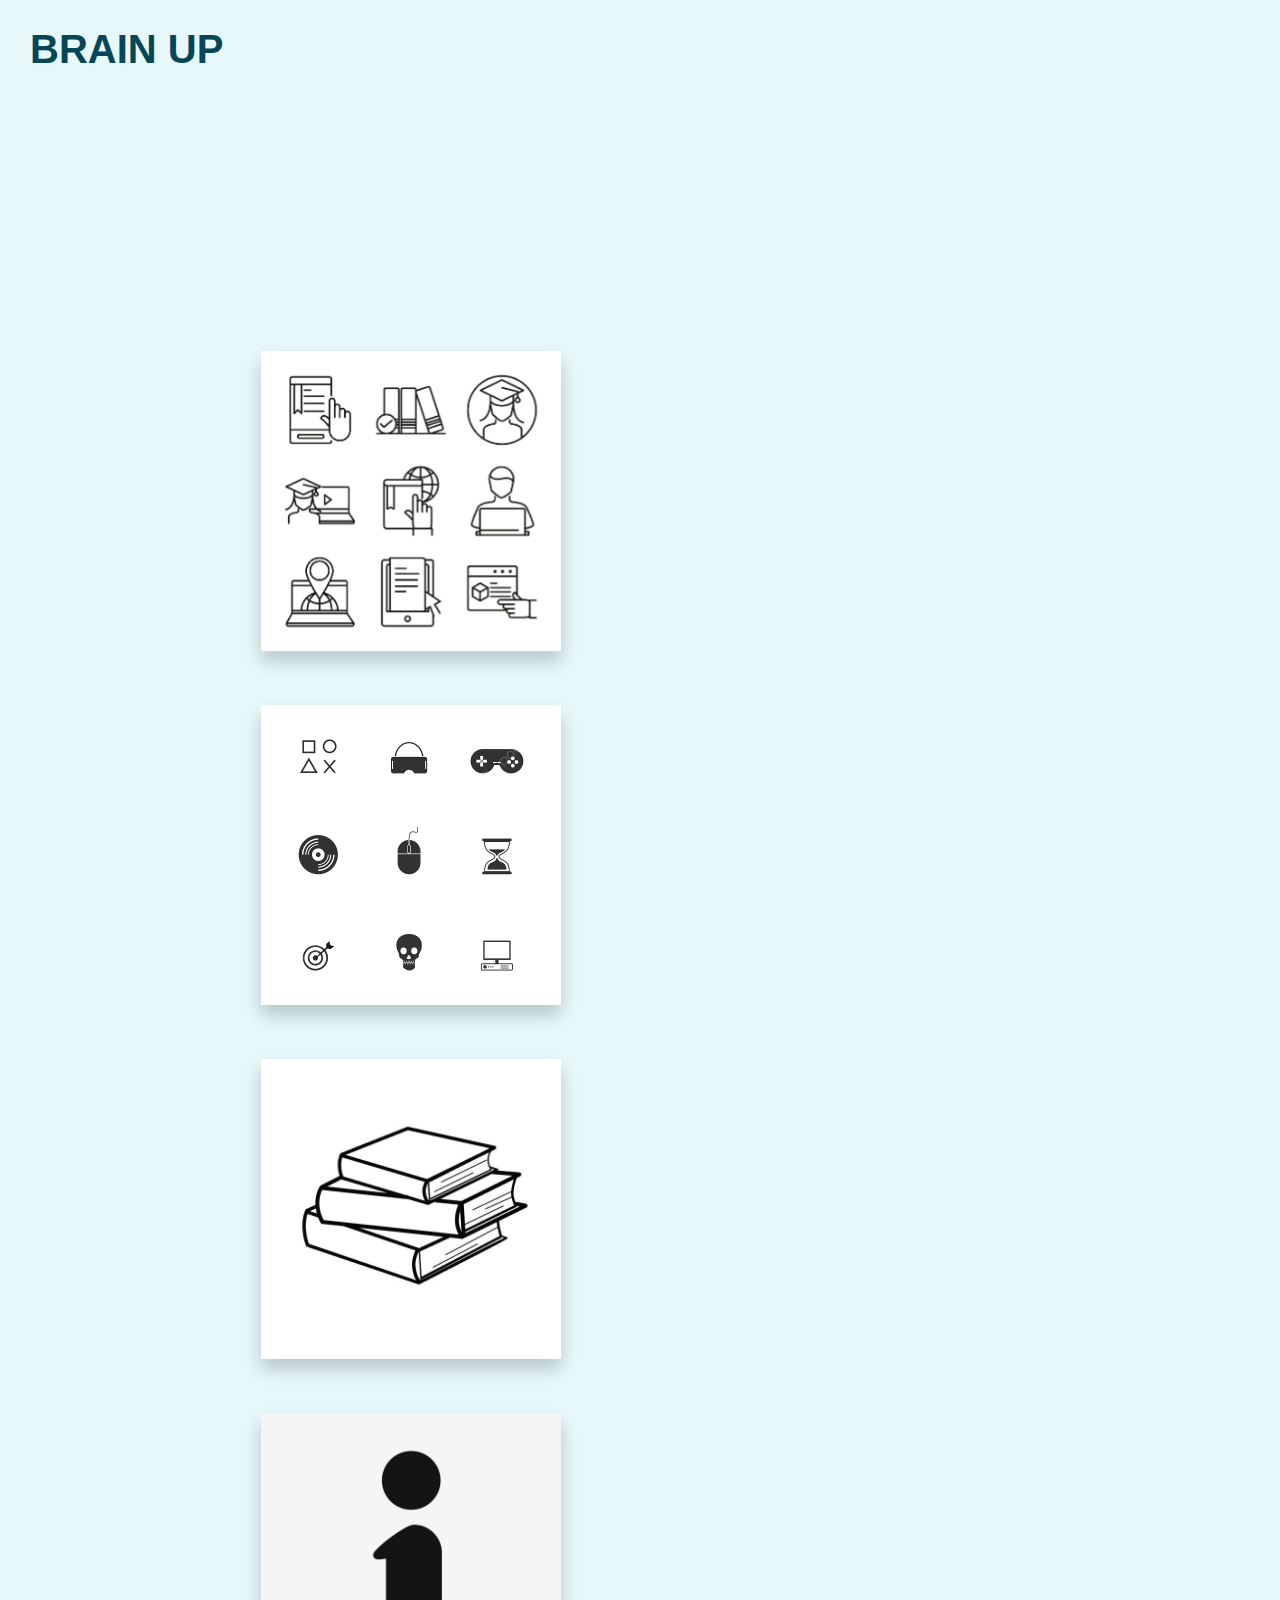
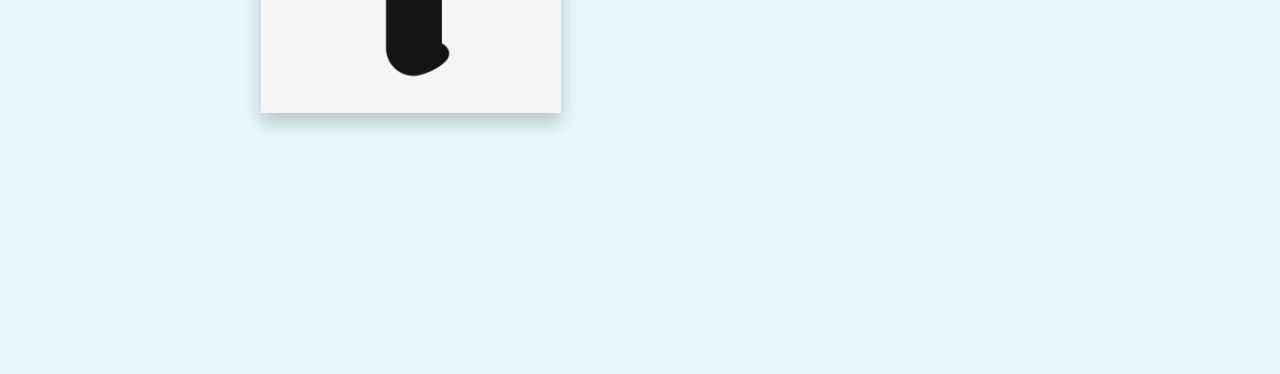
<file: index.html>
<!DOCTYPE html>
<head> 
    <title>start page</title>
    <link rel="stylesheet" href="stylesheet.css">
</head>
<body>
    <H1>BRAIN UP</H1>
    
        <ul class="menu">
        <li>
            <div class="flip-card">
                <div class="flip-card-inner">
                <div class="flip-card-front">
                    <img src="courses.webp" alt="Courses" style="width:300px;height:300px;">
                </div>
                <div class="flip-card-back">
            <a> Courses 
            <ul class="item">
                <li> <a href="Languages.html" target="_blank">Languages</a></li>
                <li><a href="IT & Design.html" target="_blank">IT & Design</a></li>
                <li><a href="Business.html" target="_blank">Business</a></li>
                <li><a href="History.html" target="_blank">History</a></li>
                <li><a href="Health.html" target="_blank">Health</a></li>
                <li><a href="Maths.html" target="_blank">Maths</a></li>
                <li><a href="Personal development.html" target="_blank">Personal development</a></li>
            </ul>
            </a>
                </div>
                </div>
            </div>            
        </li>
        <br>
        <br>
        <br>
        <li>
            <div class="flip-card">
                <div class="flip-card-inner">
                <div class="flip-card-front">
                    <img src="games.jpg" alt="Games" style="width:300px;height:300px;">
                </div>
                <div class="flip-card-back">
            <a> Games
            <ul class="item">
                <li><a href="https://www.mathgames.com/" target="_blank">Math games</a></li>
                <li><a href="https://www.adaptedmind.com/next/lp/parent-invite-prek?utm_medium=cpc&utm_source=google&campaignid=19815630893&campaign_type=search&placement=g&utm_content=responsivesearchad&adid=651190743119&adset_id=155437748348&utm_term=math%20quiz&ad_position=&device=c&gclid=Cj0KCQjwr82iBhCuARIsAO0EAZw0iXt1qhDQh62mG3oEZKuUWhKgnfXFBID0chRxHTMiPVnfysWbG-saAp9TEALw_wcB" target="_blank">Adaptedmind</a></li>
                <li><a href="https://quizizz.com/admin/quiz/5bdb2bb0c5648a001abea78a/games-quizz" target="_blank">Quizizz</a></li>
                <li><a href="https://poki.com/en/g/brain-test-tricky-puzzles" target="_blank">Brain Test: Tricky Puzzles</a></li>
            </ul>
            </a>
                </div>
                </div>
            </div>
        </li>
        
        <br>
        <br>
        <br>
        <li>
            <div class="flip-card">
                <div class="flip-card-inner">
                <div class="flip-card-front">
                    <img src="books.jpg" alt="Books" style="width:300px;height:300px;">
                </div>
                <div class="flip-card-back">
            <a> Books
            <ul class="item">
                <li><a href="Arabic literature.html" target="_blank">Arabic literature</a></li>
                <li><a href="Translated literature.html" target="_blank">Translated literature</a></li>
                <li><a href="Sociology.html" target="_blank">Sociology</a></li>
                <li><a href="Scientific books.html" target="_blank">Scientific books</a></li>
                <li><a href="Political books.html" target="_blank">Political books</a></li>
                <li><a href="Economy and money.html" target="_blank">Economy and money</a></li>
                <li><a href="Engineering books.html" target="_blank">Engineering books</a></li>

            </ul>
            </a>
                </div>
                </div>
            </div>
        </li>
        <br>
        <br>
        <br>
        <li>
            <div class="flip-card">
                <div class="flip-card-inner">
                <div class="flip-card-front">
                    <img src="about.jpg" alt="About" style="width:300px;height:300px;">
                </div>
                <div class="flip-card-back">
            <a> About
            <ul class="about">
            <h5>
                BRAIN UP
            </h5>
            <p>
                Its your small gate to develope your self, know more about your skills and keep in touch with the whole world
            </p>
            </ul>
            </a>
            </div>
            </div>
        </div>
        </li>
        </ul>
    
   
</body>
</html>
</file>
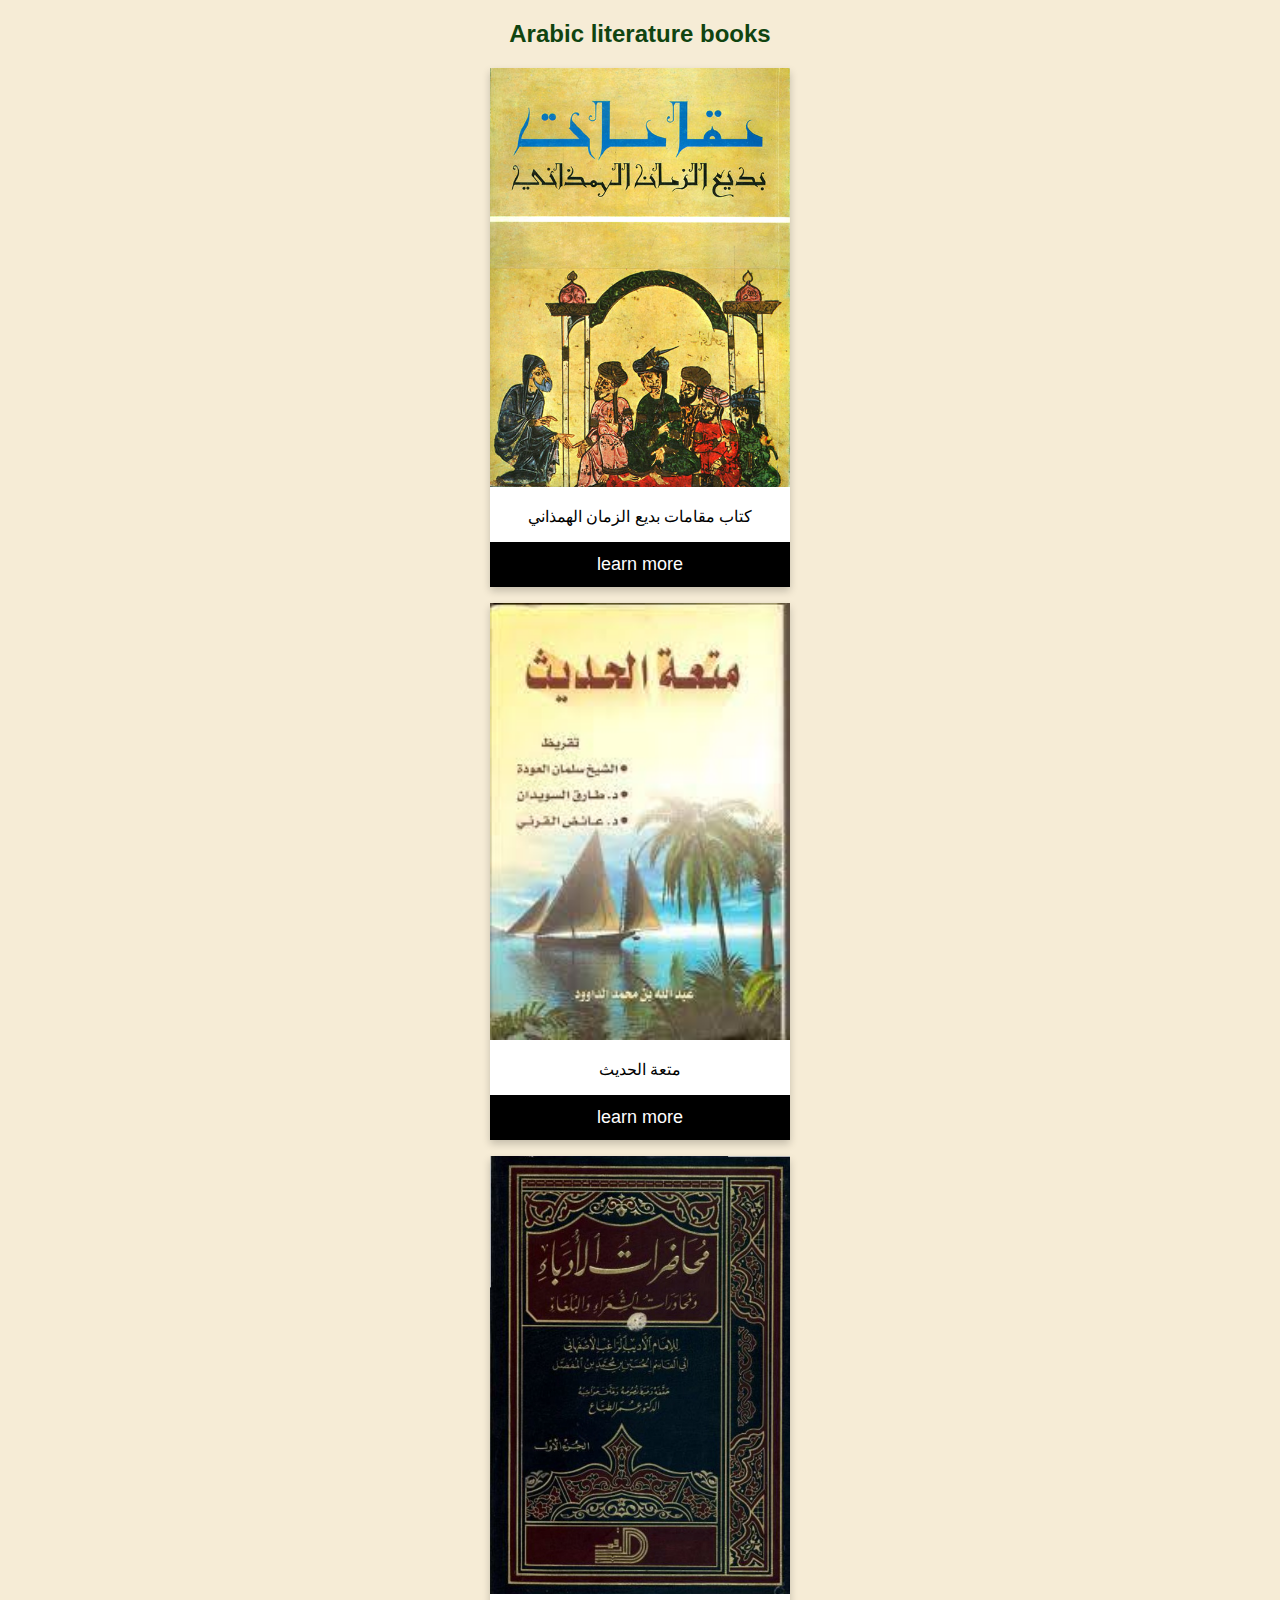
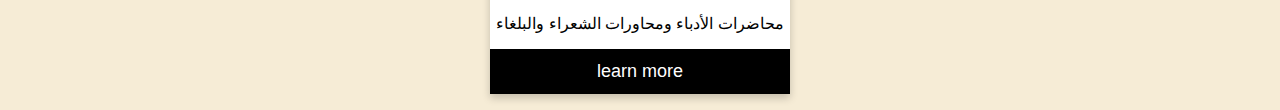
<file: Arabic literature.html>
<!DOCTYPE html>
<html>
    <head>
        <link rel="stylesheet" href="Arabic literature.css">
    </head>
    <body>
        <header>
            <div class="h2">
                <h2>Arabic literature books</h2>
            </div>
        </header>
            
       
                <div class="card">
                <img src="مقامات.jpg" alt="كتاب مقامات بديع الزمان الهمذاني" style="width: 300px;">
               
                <p>كتاب مقامات بديع الزمان الهمذاني</p>
                <a href="https://shamela.ws/book/28113">
                <p><button >learn more</button></p></a>
                </div>

                <div class="card">
                    <img src="متعة.jpg" alt="متعة الحديث" style="width: 300px;">
                   
                    <p>متعة الحديث</p>
                    <a href="https://www.alarabimag.com/books/23657-%D9%85%D8%AA%D8%B9%D8%A9-%D8%A7%D9%84%D8%AD%D8%AF%D9%8A%D8%AB.html">
                    <p><button >learn more</button></p></a>
                    </div>
                
                    <div class="card">
                        <img src="محاضرات.jpg" alt="محاضرات الأدباء ومحاورات الشعراء والبلغاء" style="width: 300px;">
                       
                        <p>محاضرات الأدباء ومحاورات الشعراء والبلغاء</p>
                        <a href="https://www.alarabimag.com/books/24987-%D9%85%D8%AD%D8%A7%D8%B6%D8%B1%D8%A7%D8%AA-%D8%A7%D9%84%D8%A3%D8%AF%D8%A8%D8%A7%D8%A1-%D9%88%D9%85%D8%AD%D8%A7%D9%88%D8%B1%D8%A7%D8%AA.html">
                        <p><button >learn more</button></p></a>
                        </div>    
           
        </div>
    </body>
</html>
</file>
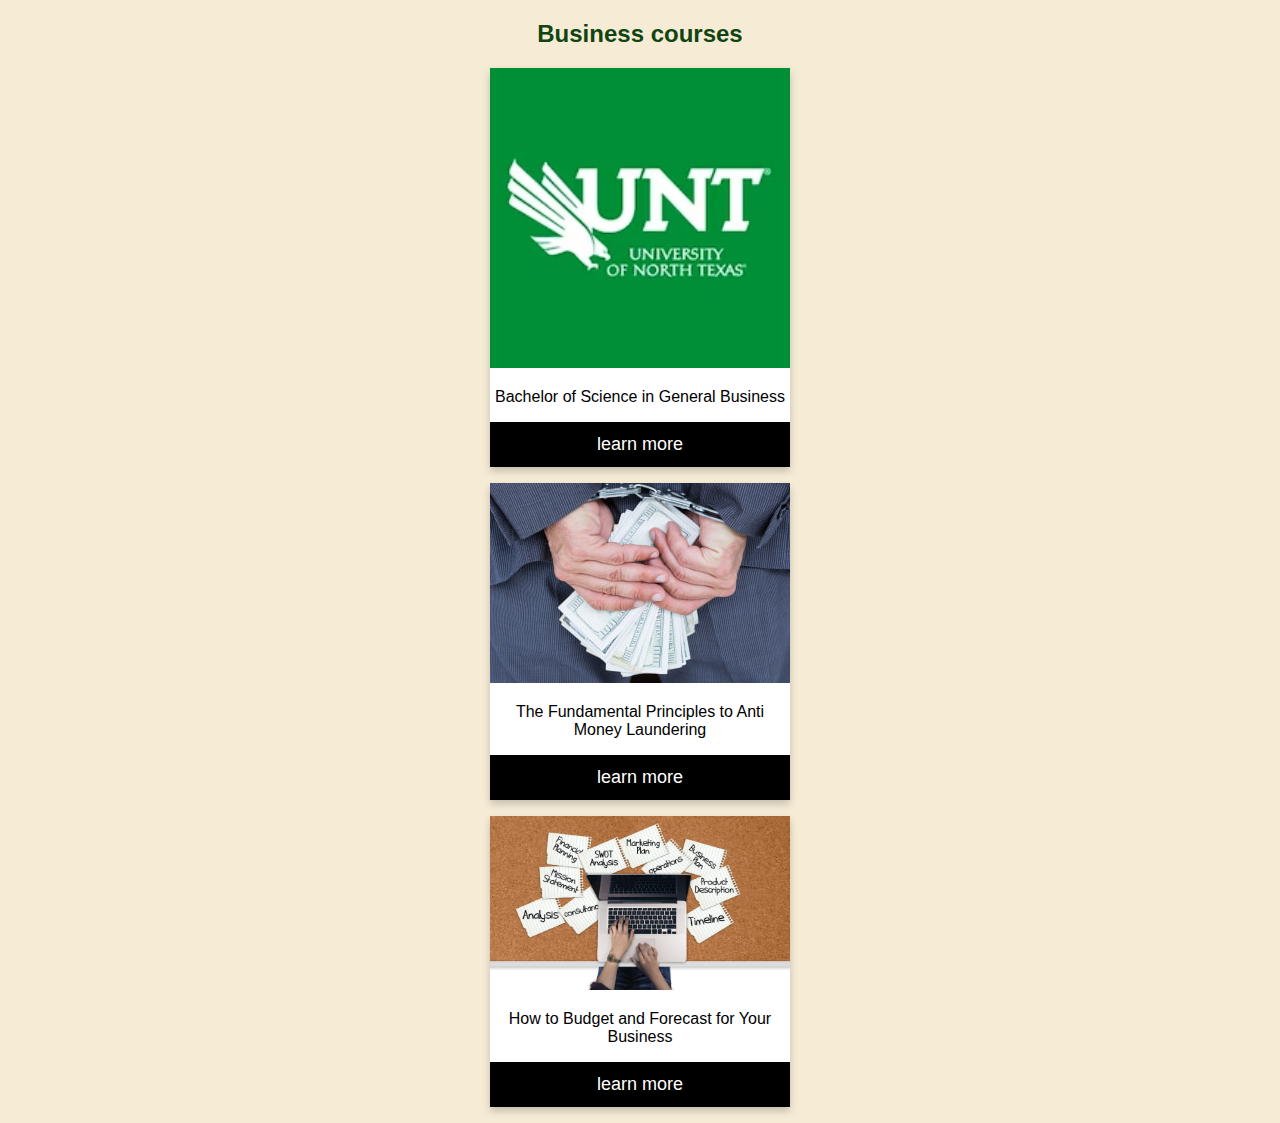
<file: business.html>
<!DOCTYPE html>
<html>
    <head>
        <link rel="stylesheet" href="business.css">
    </head>
    <body>
        <header>
            <div class="h2">
                <h2>Business courses</h2>
            </div>
        </header>
            
       
                <div class="card">
                <img src="bachelor-of-science-general-business-unt-thumbnail.png" alt="Bachelor of Science in General Business" style="width: 300px;">
               
                <p>Bachelor of Science in General Business</p>
                <a href="https://www.coursera.org/degrees/bachelor-of-science-general-business-unt">
                <p><button >learn more</button></p></a>
                </div>

                <div class="card">
                    <img src="alison_courseware_intro_5338.jpg" alt="The Fundamental Principles to Anti Money Laundering" style="width: 300px;">
                   
                    <p>The Fundamental Principles to Anti Money Laundering</p>
                    <a href="https://alison.com/course/the-fundamental-principles-to-anti-money-laundering#outcomes">
                    <p><button >learn more</button></p></a>
                    </div>
                
                    <div class="card">
                        <img src="Business.jpeg" alt="How to Budget and Forecast for Your Business" style="width: 300px;">
                       
                        <p>How to Budget and Forecast for Your Business</p>
                        <a href="https://www.udemy.com/course/how-to-budget-and-forecast-for-your-business/">
                        <p><button >learn more</button></p></a>
                        </div>    
           
        </div>
    </body>
</html>
</file>
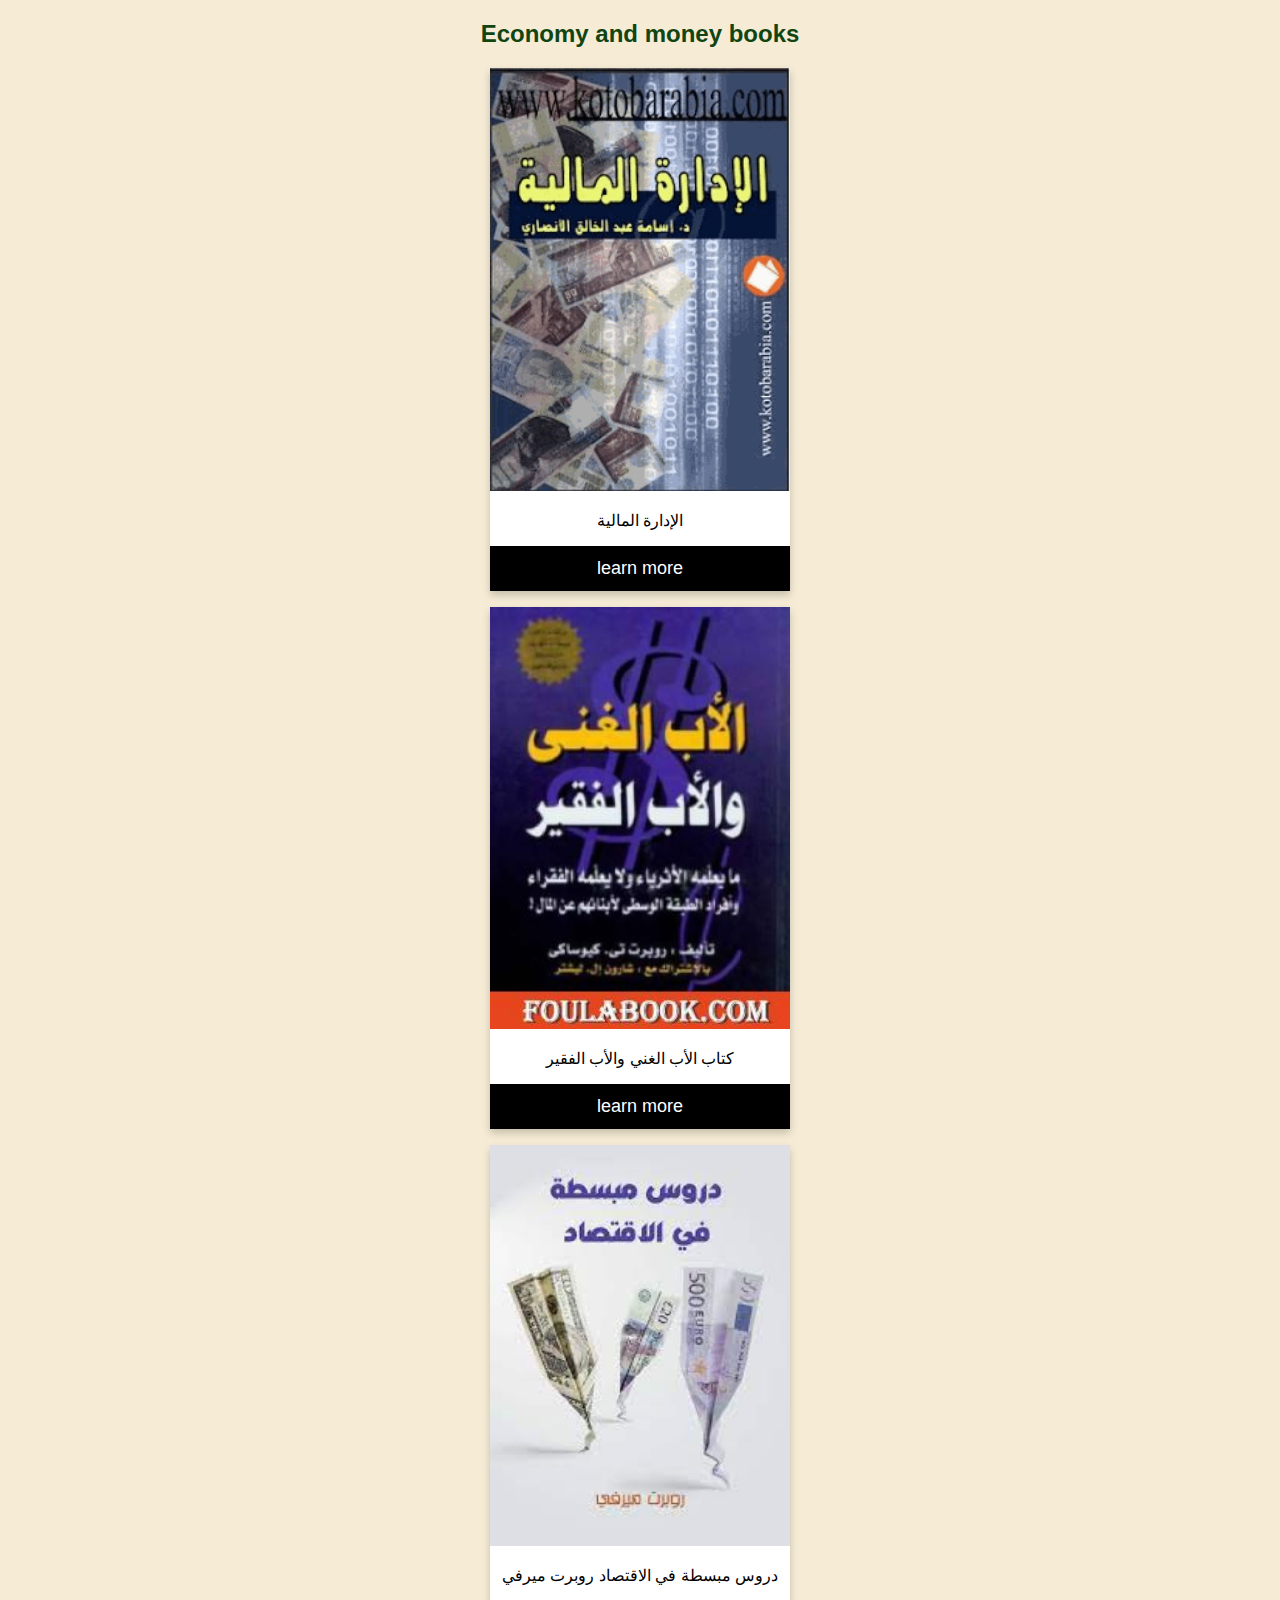
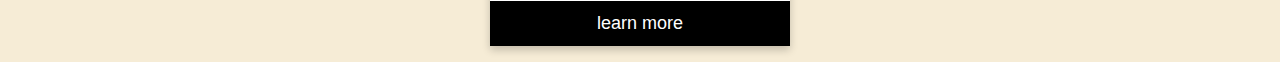
<file: Economy and money.html>
<!DOCTYPE html>
<html>
    <head>
        <link rel="stylesheet" href="Economy and money.css">
    </head>
    <body>
        <header>
            <div class="h2">
                <h2>Economy and money books</h2>
            </div>
        </header>
            
       
                <div class="card">
                <img src="الادارة.gif" alt="الإدارة المالية" style="width: 300px;">
               
                <p>الإدارة المالية</p>
                <a href="https://www.alarabimag.com/books/15199-%D8%A7%D9%84%D8%A5%D8%AF%D8%A7%D8%B1%D8%A9-%D8%A7%D9%84%D9%85%D8%A7%D9%84%D9%8A%D8%A9.html">
                <p><button >learn more</button></p></a>
                </div>

                <div class="card">
                    <img src="الاب.jpg" alt="كتاب الأب الغني والأب الفقير" style="width: 300px;">
                   
                    <p>كتاب الأب الغني والأب الفقير</p>
                    <a href="https://foulabook.com/ar/book/%D8%A7%D9%84%D8%A3%D8%A8-%D8%A7%D9%84%D8%BA%D9%86%D9%8A-%D9%88%D8%A7%D9%84%D8%A3%D8%A8-%D8%A7%D9%84%D9%81%D9%82%D9%8A%D8%B1-pdf">
                    <p><button >learn more</button></p></a>
                    </div>
                
                    <div class="card">
                        <img src="دروس.jpg" alt="دروس مبسطة في الاقتصاد
                        روبرت ميرفي" style="width: 300px;">
                       
                        <p>دروس مبسطة في الاقتصاد
                            روبرت ميرفي</p>
                        <a href="https://www.hindawi.org/books/60808479/">
                        <p><button >learn more</button></p></a>
                        </div>    
           
        </div>
    </body>
</html>
</file>
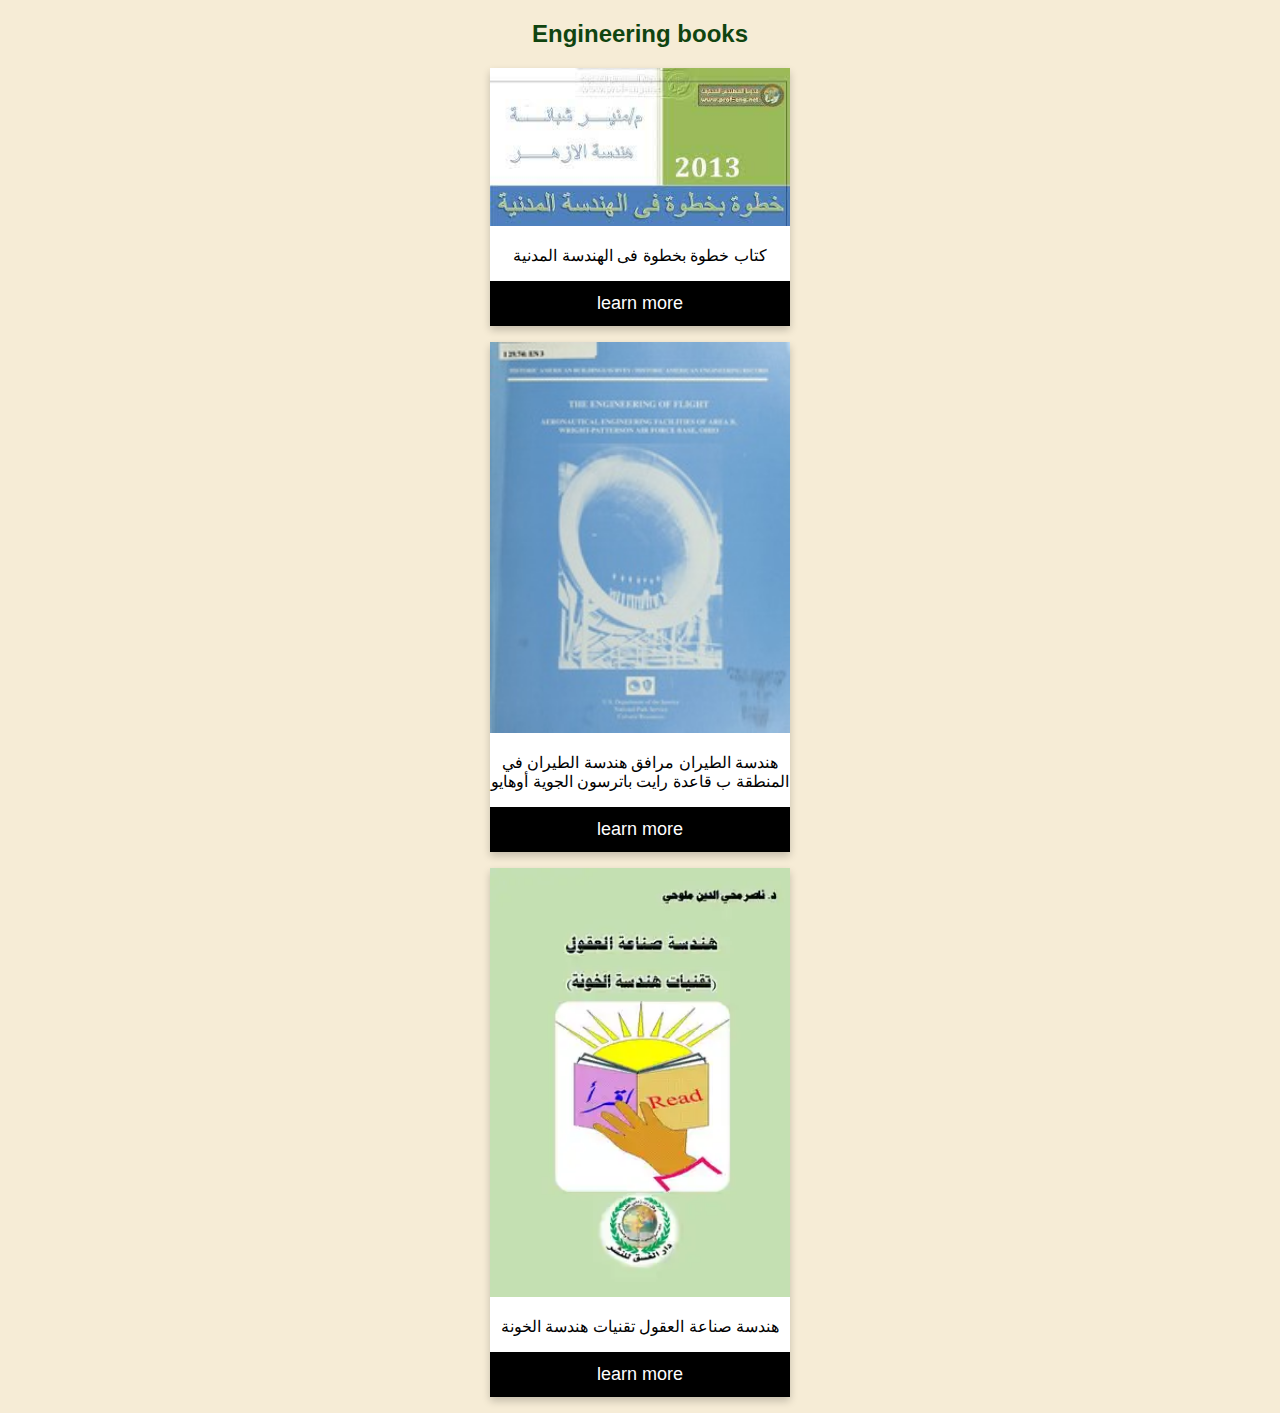
<file: Engineering books.html>
<!DOCTYPE html>
<html>
    <head>
        <link rel="stylesheet" href="Engineering books.css">
    </head>
    <body>
        <header>
            <div class="h2">
                <h2>Engineering books</h2>
            </div>
        </header>
            
       
                <div class="card">
                <img src="خطوة.jpg" alt=" كتاب خطوة بخطوة فى الهندسة المدنية" style="width: 300px;">
               
                <p> كتاب خطوة بخطوة فى الهندسة المدنية</p>
                <a href="https://www.noor-book.com/%D9%83%D8%AA%D8%A7%D8%A8-%D8%AE%D8%B7%D9%88%D8%A9-%D8%A8%D8%AE%D8%B7%D9%88%D8%A9-%D9%81%D9%89-%D8%A7%D9%84%D9%87%D9%86%D8%AF%D8%B3%D8%A9-%D8%A7%D9%84%D9%85%D8%AF%D9%86%D9%8A%D8%A9-pdf">
                <p><button >learn more</button></p></a>
                </div>

                <div class="card">
                    <img src="طيران.webp" alt="هندسة الطيران مرافق هندسة الطيران في المنطقة ب قاعدة رايت باترسون الجوية أوهايو" style="width: 300px;">
                   
                    <p>هندسة الطيران مرافق هندسة الطيران في المنطقة ب قاعدة رايت باترسون الجوية أوهايو</p>
                    <a href="https://www.noor-book.com/%D9%83%D8%AA%D8%A7%D8%A8-Engineering-of-Flight-Aeronautical-Engineering-Facilities-of-Area-B-Wright-Patterson-Air-Force-Base-Ohio-pdf">
                    <p><button >learn more</button></p></a>
                    </div>
                
                    <div class="card">
                        <img src="صناعة.webp" alt="هندسة صناعة العقول تقنيات هندسة الخونة" style="width: 300px;">
                       
                        <p>هندسة صناعة العقول تقنيات هندسة الخونة</p>
                        <a href="https://www.noor-book.com/%D9%83%D8%AA%D8%A7%D8%A8-%D9%87%D9%86%D8%AF%D8%B3%D9%87-%D8%B5%D9%86%D8%A7%D8%B9%D9%87-%D8%A7%D9%84%D8%B9%D9%82%D9%88%D9%84-%D8%AA%D9%82%D9%86%D9%8A%D8%A7%D8%AA-%D9%87%D9%86%D8%AF%D8%B3%D9%87-%D8%A7%D9%84%D8%AE%D9%88%D9%86%D9%87-pdf">
                        <p><button >learn more</button></p></a>
                        </div>    
           
        </div>
    </body>
</html>
</file>
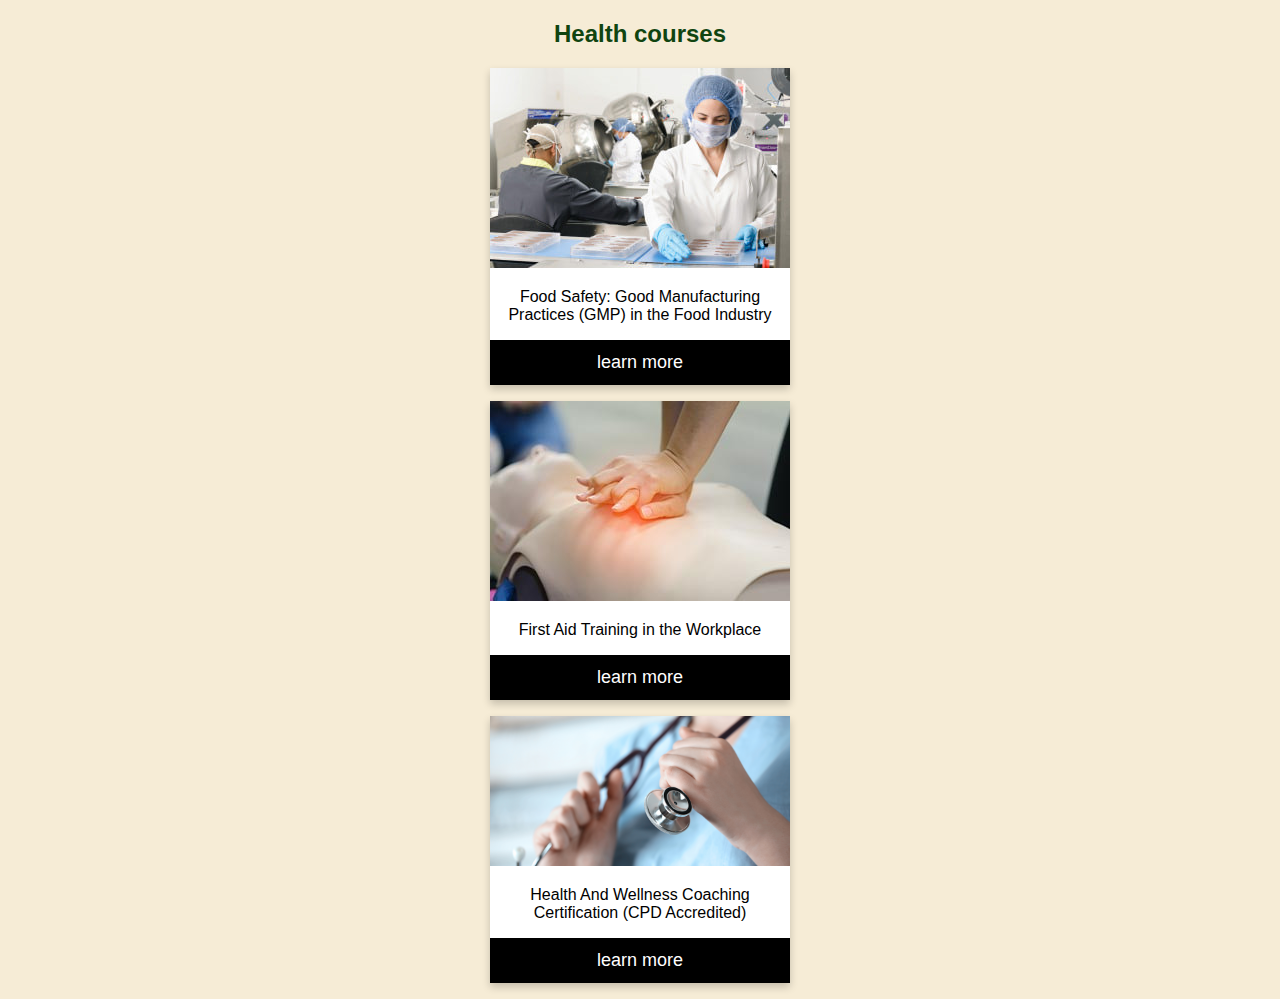
<file: health.html>
<!DOCTYPE html>
<html>
    <head>
        <link rel="stylesheet" href="health.css">
    </head>
    <body>
        <header>
            <div class="h2">
                <h2>Health courses</h2>
            </div>
        </header>
            
       
                <div class="card">
                <img src="food.jpg" alt="Food Safety: Good Manufacturing Practices (GMP) in the Food Industry" style="width: 300px;">
               
                <p>Food Safety: Good Manufacturing Practices (GMP) in the Food Industry</p>
                <a href="https://www.coursera.org/degrees/bachelor-of-science-general-business-unt">
                <p><button >learn more</button></p></a>
                </div>

                <div class="card">
                    <img src="first aid.jpg" alt="First Aid Training in the Workplace" style="width: 300px;">
                   
                    <p>First Aid Training in the Workplace</p>
                    <a href="https://alison.com/course/the-fundamental-principles-to-anti-money-laundering#outcomes">
                    <p><button >learn more</button></p></a>
                    </div>
                
                    <div class="card">
                        <img src="Health_WebBanner_1800x900.jpg" alt="Health And Wellness Coaching Certification (CPD Accredited)" style="width: 300px;">
                       
                        <p>Health And Wellness Coaching Certification (CPD Accredited)</p>
                        <a href="https://www.udemy.com/course/health-and-wellness-coaching-certification-cpd-accredited/">
                        <p><button >learn more</button></p></a>
                        </div>    
           
        </div>
    </body>
</html>
</file>
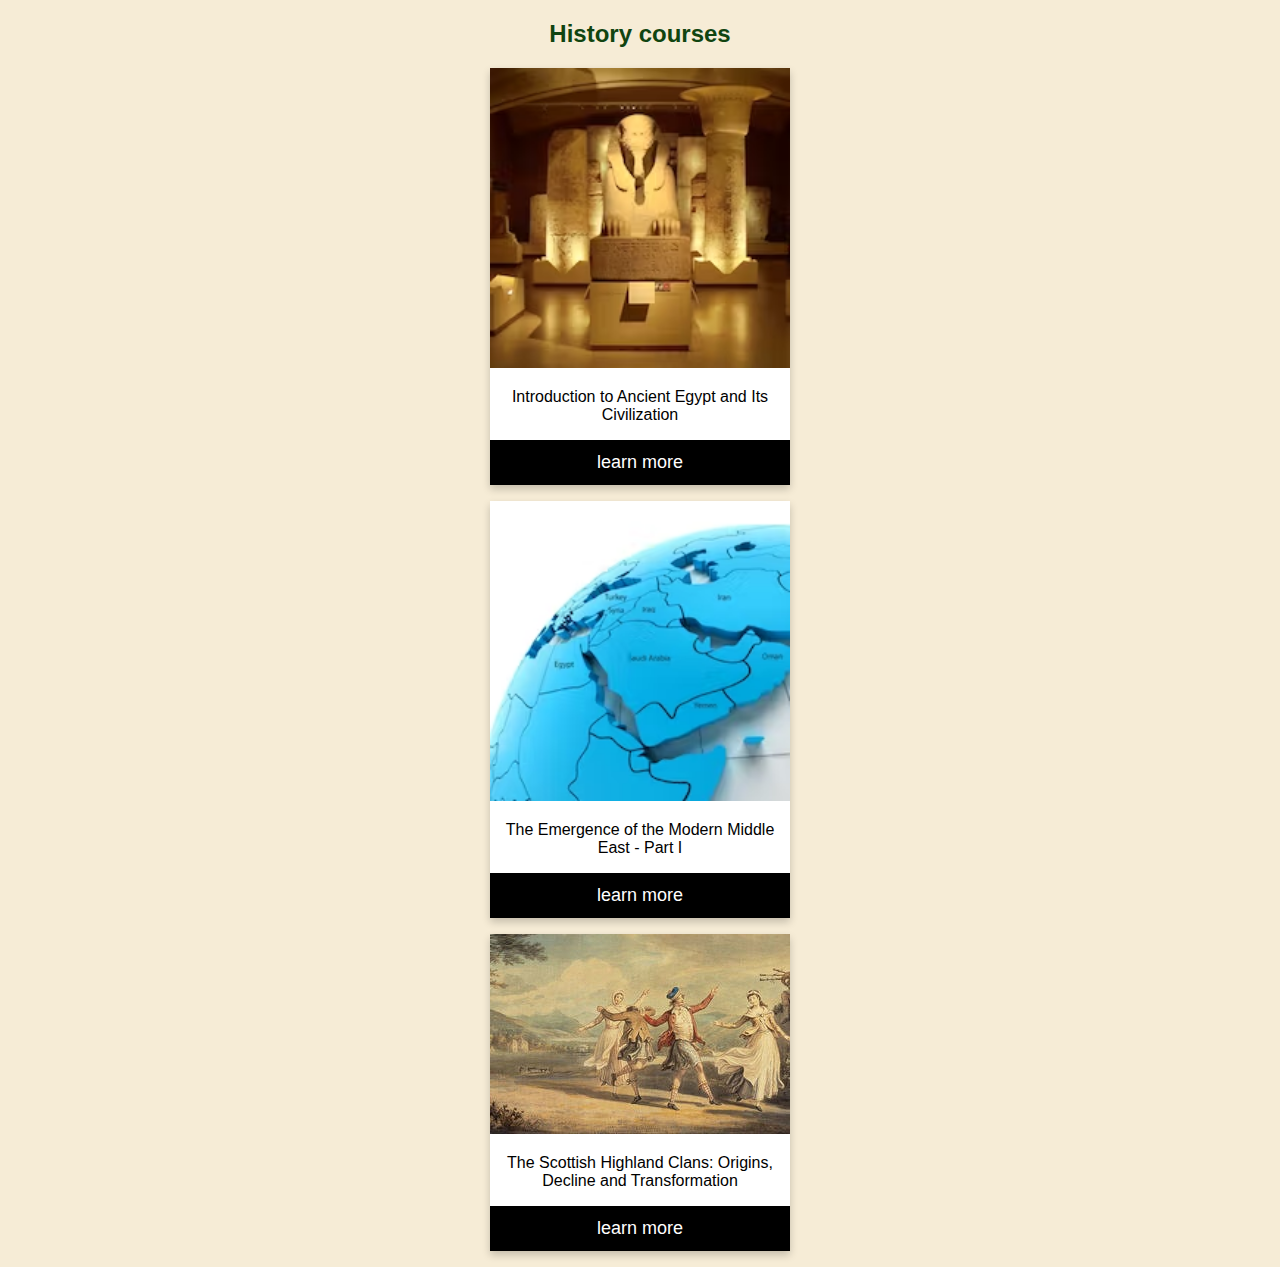
<file: history.html>
<!DOCTYPE html>
<html>
    <head>
        <link rel="stylesheet" href="history.css">
    </head>
    <body>
        <header>
            <div class="h2">
                <h2>History courses</h2>
            </div>
        </header>
            
       
                <div class="card">
                <img src="Egyptology.png" alt="Introduction to Ancient Egypt and Its Civilization" style="width: 300px;">
               
                <p>Introduction to Ancient Egypt and Its Civilization</p>
                <a href="https://www.coursera.org/learn/introancientegypt">
                <p><button >learn more</button></p></a>
                </div>

                <div class="card">
                    <img src="The-Emergence-of-the-Modern-Middle-East.png" alt="The Emergence of the Modern Middle East - Part I" style="width: 300px;">
                   
                    <p>The Emergence of the Modern Middle East - Part I</p>
                    <a href="https://www.coursera.org/learn/modern-middle-east-1">
                    <p><button >learn more</button></p></a>
                    </div>
                
                    <div class="card">
                        <img src="scottish.jpg" alt="The Scottish Highland Clans: Origins, Decline and Transformation" style="width: 300px;">
                       
                        <p>The Scottish Highland Clans: Origins, Decline and Transformation</p>
                        <a href="https://www.futurelearn.com/courses/the-highland-clans">
                        <p><button >learn more</button></p></a>
                        </div>    
           
        </div>
    </body>
</html>
</file>
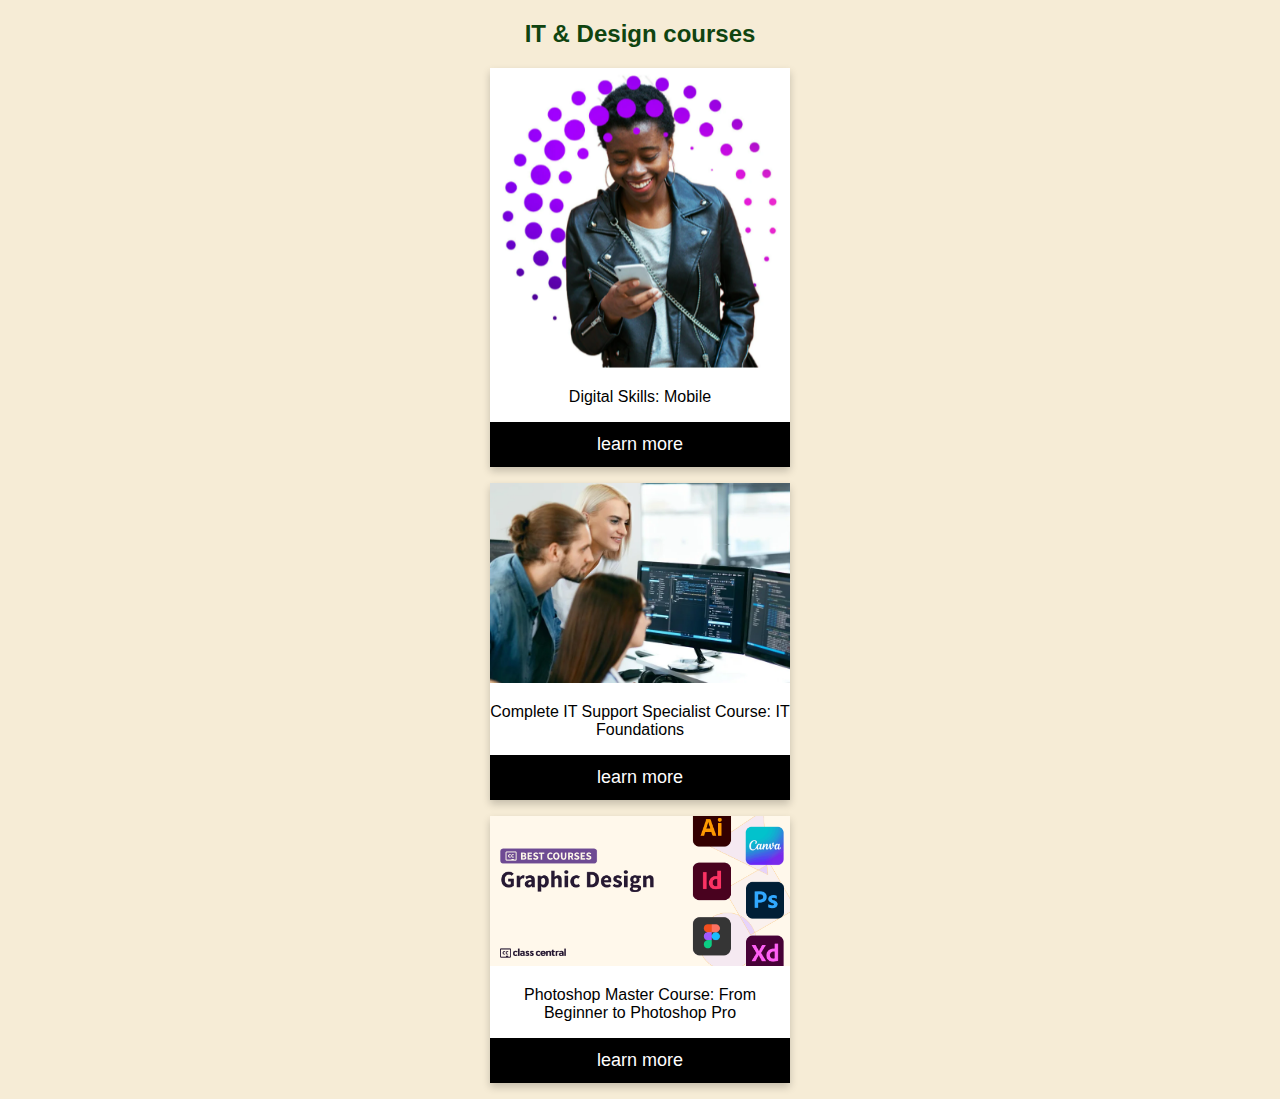
<file: IT & Design.html>
<!DOCTYPE html>
<html>
    <head>
        <link rel="stylesheet" href="it & design.css">
    </head>
    <body>
        <header>
            <div class="h2">
                <h2>IT & Design courses</h2>
            </div>
        </header>
            
       
                <div class="card">
                <img src="degital.png" alt="Digital Skills: Mobile" style="width: 300px;">
               
                <p>Digital Skills: Mobile</p>
                <a href="https://www.futurelearn.com/courses/digital-skills-mobile?utm_campaign=Stay_Nimble&utm_medium=referral&utm_source=ac23&gclid=Cj0KCQjw0tKiBhC6ARIsAAOXutnDb0g98xqYe52c0V3sVIniUw0h-e8h5FdMY-4qXb1d5Y-0nID7ul8aAlocEALw_wcB">
                <p><button >learn more</button></p></a>
                </div>

                <div class="card">
                    <img src="it_1293.webp" alt="Complete IT Support Specialist Course: IT Foundations" style="width: 300px;">
                   
                    <p>Complete IT Support Specialist Course: IT Foundations</p>
                    <a href="https://www.udemy.com/course/complete-it-desktop-support-course/">
                    <p><button >learn more</button></p></a>
                    </div>
                
                    <div class="card">
                        <img src="Graphic-Design-BCG-Banner.png" alt="Photoshop Master Course: From Beginner to Photoshop Pro" style="width: 300px;">
                       
                        <p>Photoshop Master Course: From Beginner to Photoshop Pro</p>
                        <a href="https://www.udemy.com/course/supreme-photoshop-training-from-beginner-to-expert/">
                        <p><button >learn more</button></p></a>
                        </div>    
           
        </div>
    </body>
</html>
</file>
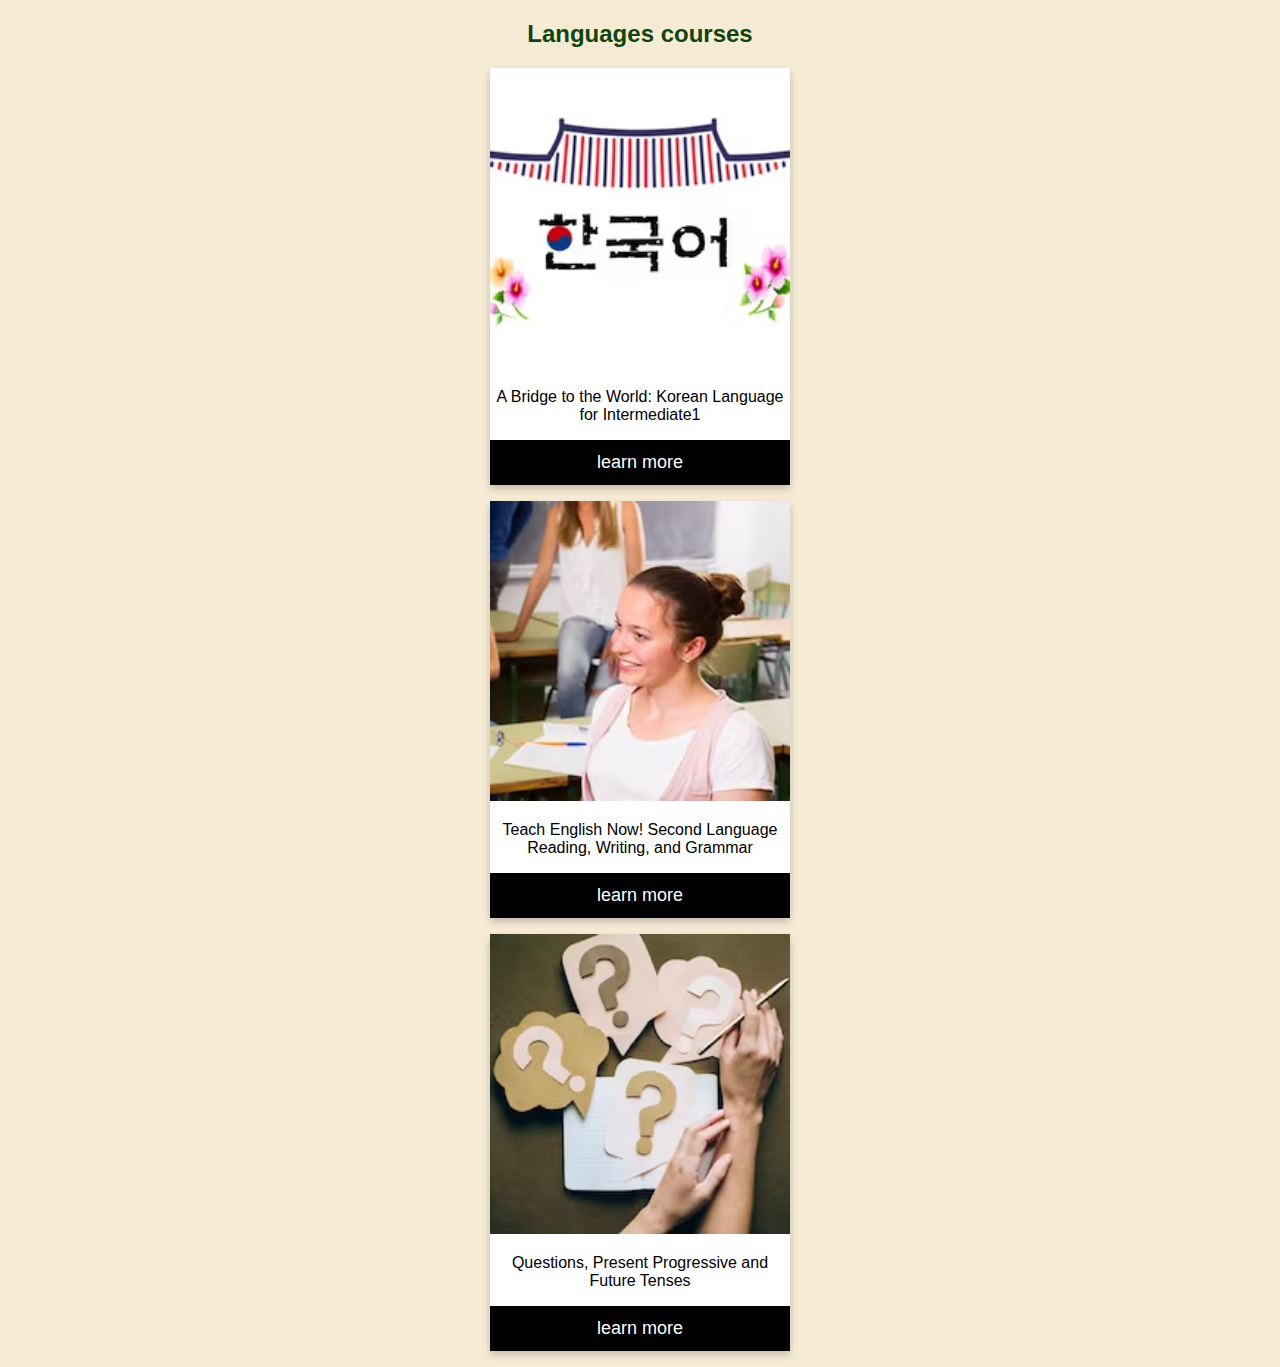
<file: languages.html>
<!DOCTYPE html>
<html>
    <head>
        <link rel="stylesheet" href="languages.css">
    </head>
    <body>
        <header>
            <div class="h2">
                <h2>Languages courses</h2>
            </div>
        </header>
            
       
                <div class="card">
                <img src="korean.png" alt="A Bridge to the World: Korean Language for Intermediate1" style="width: 300px;">
               
                <p>A Bridge to the World: Korean Language for Intermediate1</p>
                <a href="https://www.coursera.org/learn/korean-language-intermediate">
                <p><button >learn more</button></p></a>
                </div>

                <div class="card">
                    <img src="tesol.png" alt="Teach English Now! Second Language Reading, Writing, and Grammar" style="width: 300px;">
                   
                    <p>Teach English Now! Second Language Reading, Writing, and Grammar</p>
                    <a href="https://www.coursera.org/learn/tesol-writing">
                    <p><button >learn more</button></p></a>
                    </div>
                
                    <div class="card">
                        <img src="Questions-2.png" alt="Questions, Present Progressive and Future Tenses" style="width: 300px;">
                       
                        <p>Questions, Present Progressive and Future Tenses</p>
                        <a href="https://www.coursera.org/learn/questions-present-progressive-future-tenses">
                        <p><button >learn more</button></p></a>
                        </div>    
           
        </div>
    </body>
</html>
</file>
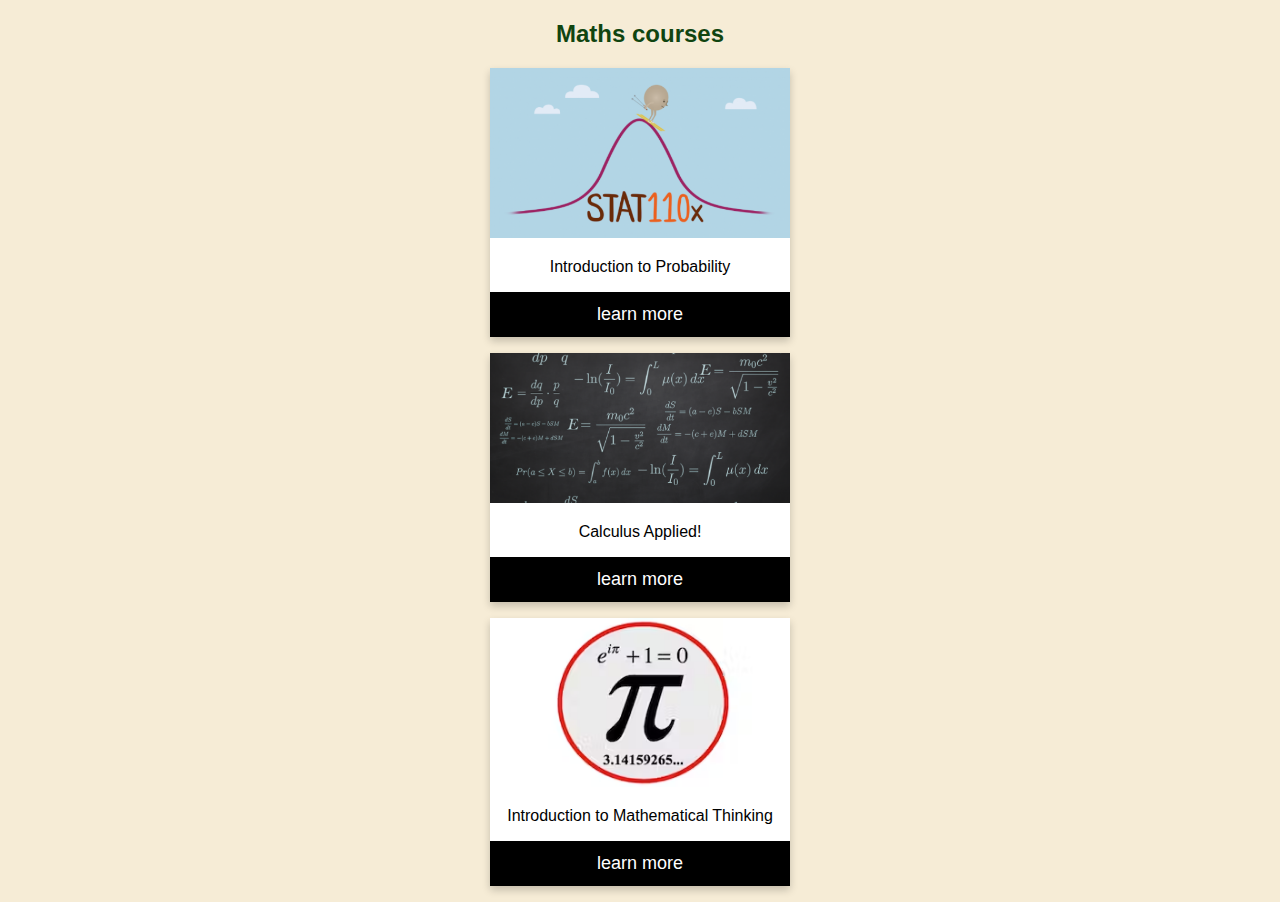
<file: maths.html>
<!DOCTYPE html>
<html>
    <head>
        <link rel="stylesheet" href="maths.css">
    </head>
    <body>
        <header>
            <div class="h2">
                <h2>Maths courses</h2>
            </div>
        </header>
            
       
                <div class="card">
                <img src="math.png" alt="Introduction to Probability" style="width: 300px;">
               
                <p>Introduction to Probability</p>
                <a href="https://pll.harvard.edu/course/introduction-probability-edx?delta=2">
                <p><button >learn more</button></p></a>
                </div>

                <div class="card">
                    <img src="calculus.png" alt="Calculus Applied!" style="width: 300px;">
                   
                    <p>Calculus Applied!</p>
                    <a href="https://pll.harvard.edu/course/calculus-applied?delta=3">
                    <p><button >learn more</button></p></a>
                    </div>
                
                    <div class="card">
                        <img src="math think.png" alt="Introduction to Mathematical Thinking" style="width: 300px;">
                       
                        <p>Introduction to Mathematical Thinking</p>
                        <a href="https://www.coursera.org/learn/mathematical-thinking">
                        <p><button >learn more</button></p></a>
                        </div>    
           
        </div>
    </body>
</html>
</file>
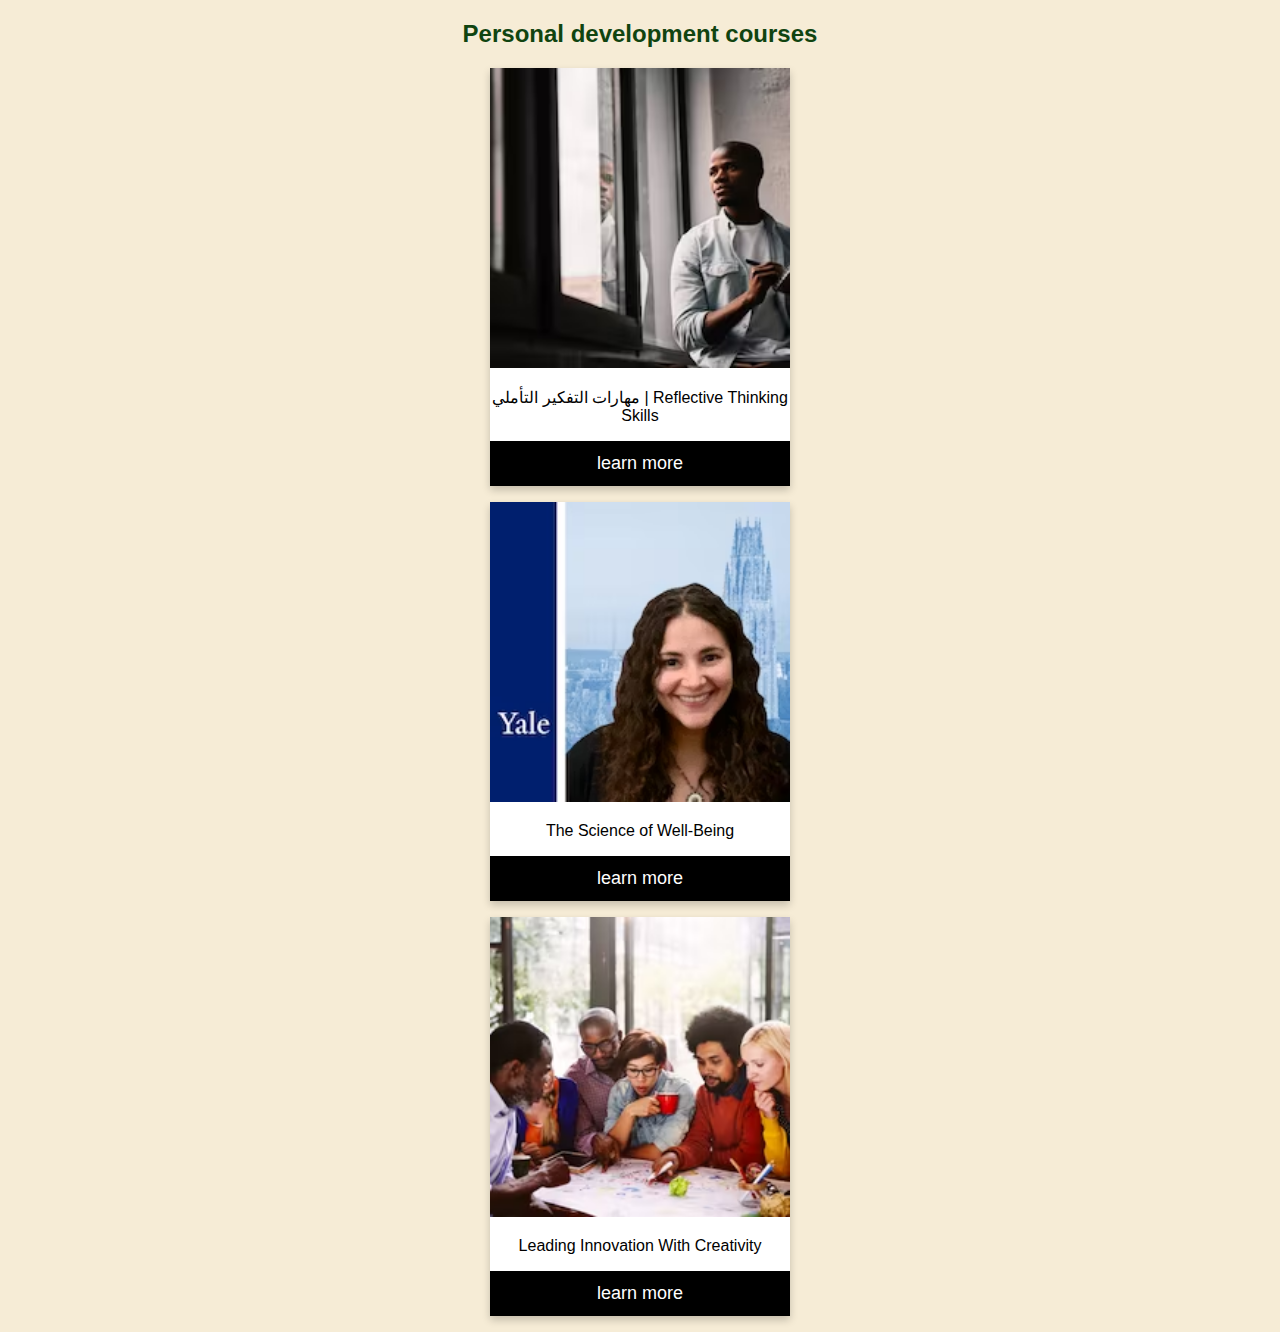
<file: Personal development.html>
<!DOCTYPE html>
<html>
    <head>
        <link rel="stylesheet" href="personal development.css">
    </head>
    <body>
        <header>
            <div class="h2">
                <h2>Personal development courses</h2>
            </div>
        </header>
            
       
                <div class="card">
                <img src="مهارات.png" alt="مهارات التفكير التأملي | Reflective Thinking Skills
                " style="width: 300px;">
               
                <p>مهارات التفكير التأملي | Reflective Thinking Skills
                </p>
                <a href="https://www.coursera.org/learn/reflective-thinking-skills">
                <p><button >learn more</button></p></a>
                </div>

                <div class="card">
                    <img src="TheScienceofWell-Being.png" alt=The Science of Well-Being" style="width: 300px;">
                   
                    <p>The Science of Well-Being</p>
                    <a href="https://www.coursera.org/learn/the-science-of-well-being">
                    <p><button >learn more</button></p></a>
                    </div>
                
                    <div class="card">
                        <img src="lead.png" alt="Leading Innovation With Creativity" style="width: 300px;">
                       
                        <p>Leading Innovation With Creativity</p>
                        <a href="https://www.coursera.org/mastertrack/leading-innovation-with-creativity-hec">
                        <p><button >learn more</button></p></a>
                        </div>    
           
        </div>
    </body>
</html>
</file>
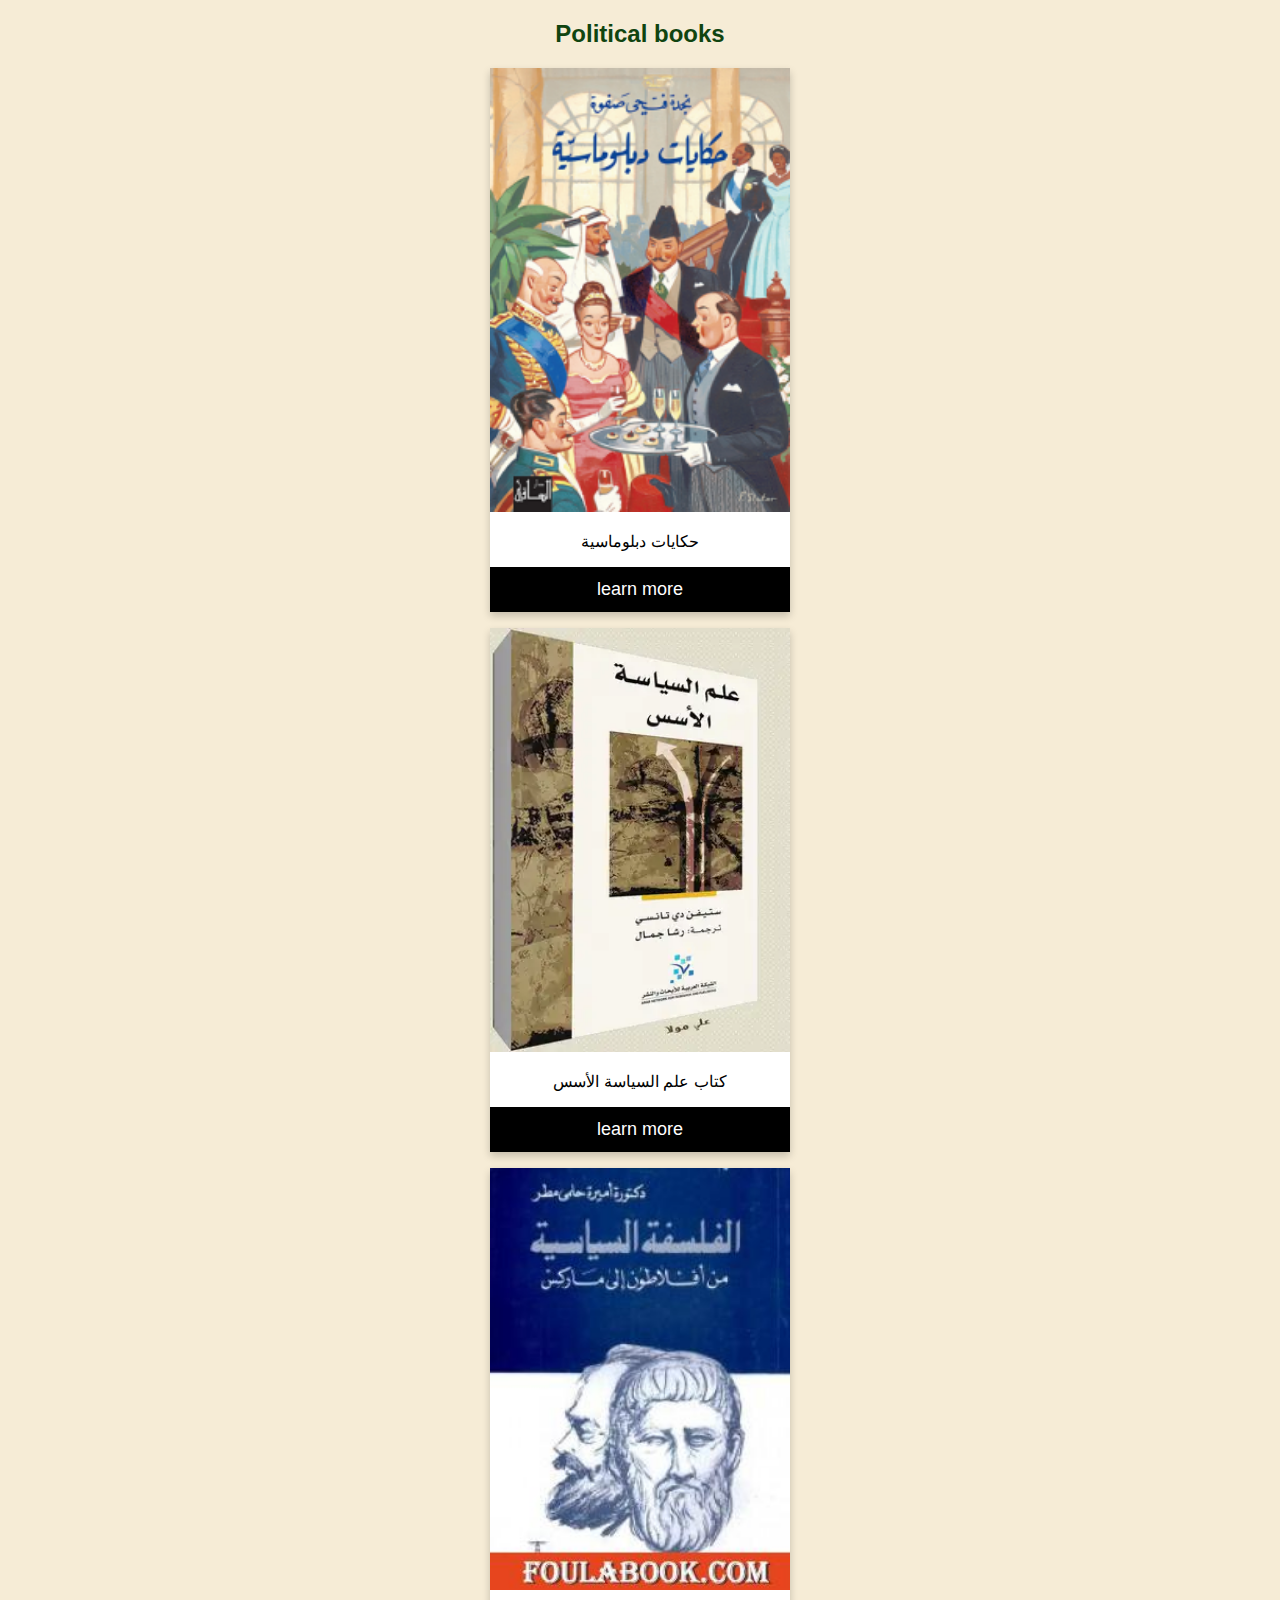
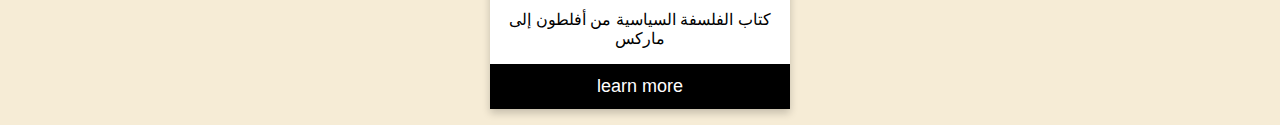
<file: Political books.html>
<!DOCTYPE html>
<html>
    <head>
        <link rel="stylesheet" href="Political books.css">
    </head>
    <body>
        <header>
            <div class="h2">
                <h2>Political books</h2>
            </div>
        </header>
            
       
                <div class="card">
                <img src="حكايات.webp" alt="حكايات دبلوماسية " style="width: 300px;">
               
                <p>حكايات دبلوماسية </p>
                <a href="https://www.abjjad.com/book/2172944491/%D8%AD%D9%83%D8%A7%D9%8A%D8%A7%D8%AA-%D8%AF%D8%A8%D9%84%D9%88%D9%85%D8%A7%D8%B3%D9%8A%D8%A9/2173141099">
                <p><button >learn more</button></p></a>
                </div>

                <div class="card">
                    <img src="السياسة.webp" alt="كتاب علم السياسة الأسس" style="width: 300px;">
                   
                    <p>كتاب علم السياسة الأسس</p>
                    <a href="https://www.noor-book.com/%D9%83%D8%AA%D8%A7%D8%A8-%D8%B9%D9%84%D9%85-%D8%A7%D9%84%D8%B3%D9%8A%D8%A7%D8%B3%D9%87-%D8%A7%D9%84%D8%A7%D8%B3%D8%B3-pdf">
                    <p><button >learn more</button></p></a>
                    </div>
                
                    <div class="card">
                        <img src="فلسفة.jpg" alt="كتاب الفلسفة السياسية من أفلطون إلى ماركس" style="width: 300px;">
                       
                        <p>كتاب الفلسفة السياسية من أفلطون إلى ماركس</p>
                        <a href="https://foulabook.com/ar/book/%D8%A7%D9%84%D9%81%D9%84%D8%B3%D9%81%D8%A9-%D8%A7%D9%84%D8%B3%D9%8A%D8%A7%D8%B3%D9%8A%D8%A9-%D9%85%D9%86-%D8%A3%D9%81%D9%84%D8%B7%D9%88%D9%86-%D8%A5%D9%84%D9%89-%D9%85%D8%A7%D8%B1%D9%83%D8%B3-pdf">
                        <p><button >learn more</button></p></a>
                        </div>    
           
        </div>
    </body>
</html>
</file>
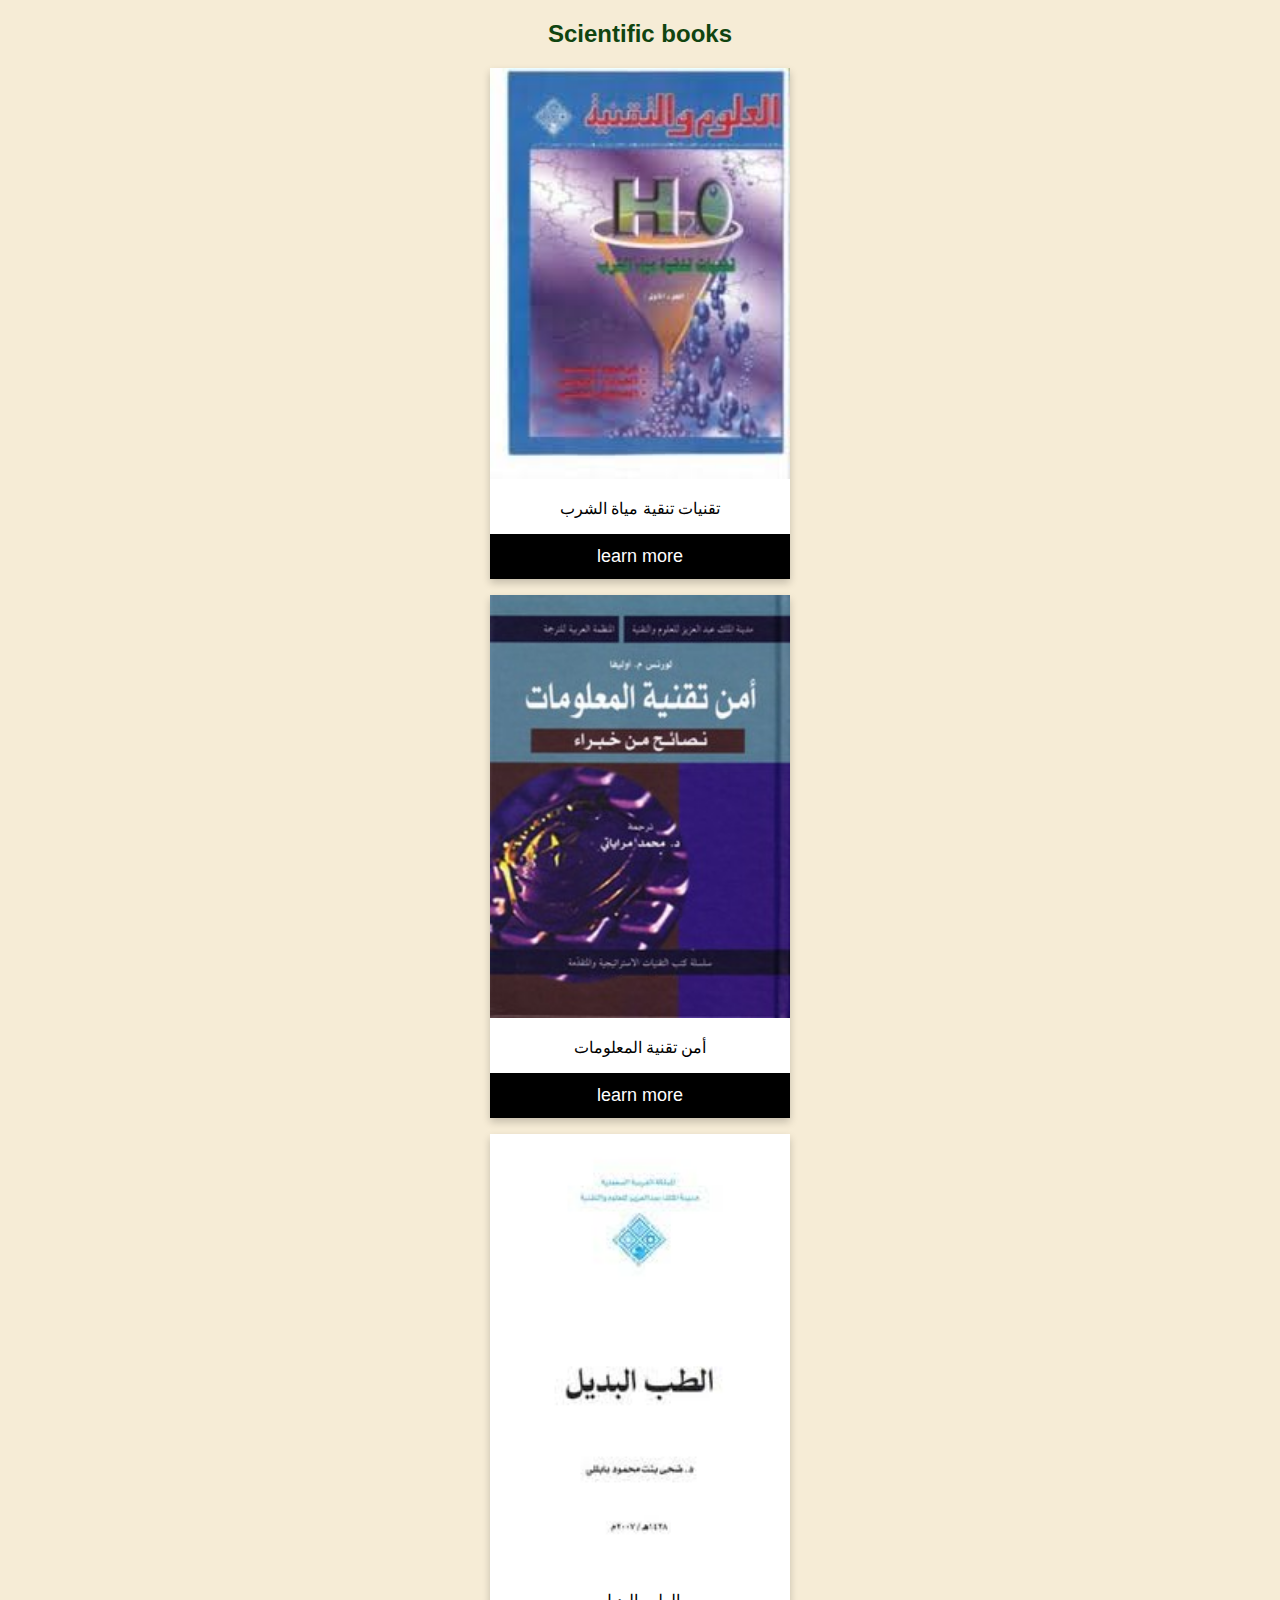
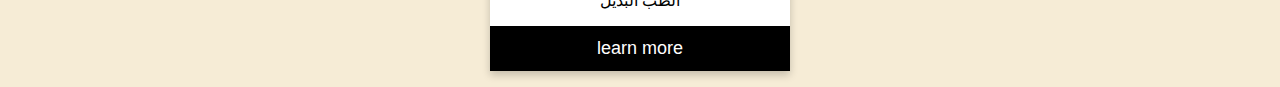
<file: Scientific books.html>
<!DOCTYPE html>
<html>
    <head>
        <link rel="stylesheet" href="Scientific books.css">
    </head>
    <body>
        <header>
            <div class="h2">
                <h2>Scientific books</h2>
            </div>
        </header>
            
       
                <div class="card">
                <img src="تقنيات.jpg" alt="تقنيات تنقية مياة الشرب" style="width: 300px;">
               
                <p>تقنيات تنقية مياة الشرب</p>
                <a href="https://www.tahmil-kutubpdf.net/book/2695/%D8%AA%D9%82%D9%86%D9%8A%D8%A7%D8%AA-%D8%AA%D9%86%D9%82%D9%8A%D8%A9-%D9%85%D9%8A%D8%A7%D8%A9-%D8%A7%D9%84%D8%B4%D8%B1%D8%A8.html">
                <p><button >learn more</button></p></a>
                </div>

                <div class="card">
                    <img src="امن.jpg" alt="أمن تقنية المعلومات" style="width: 300px;">
                   
                    <p>أمن تقنية المعلومات</p>
                    <a href="https://www.tahmil-kutubpdf.net/book/1082/%D8%A3%D9%85%D9%86-%D8%AA%D9%82%D9%86%D9%8A%D8%A9-%D8%A7%D9%84%D9%85%D8%B9%D9%84%D9%88%D9%85%D8%A7%D8%AA.html">
                    <p><button >learn more</button></p></a>
                    </div>
                
                    <div class="card">
                        <img src="الطب.jpg" alt="الطب البديل" style="width: 300px;">
                       
                        <p>الطب البديل</p>
                        <a href="https://www.tahmil-kutubpdf.net/book/2664/%D8%A7%D9%84%D8%B7%D8%A8-%D8%A7%D9%84%D8%A8%D8%AF%D9%8A%D9%84.html">
                        <p><button >learn more</button></p></a>
                        </div>    
           
        </div>
    </body>
</html>
</file>
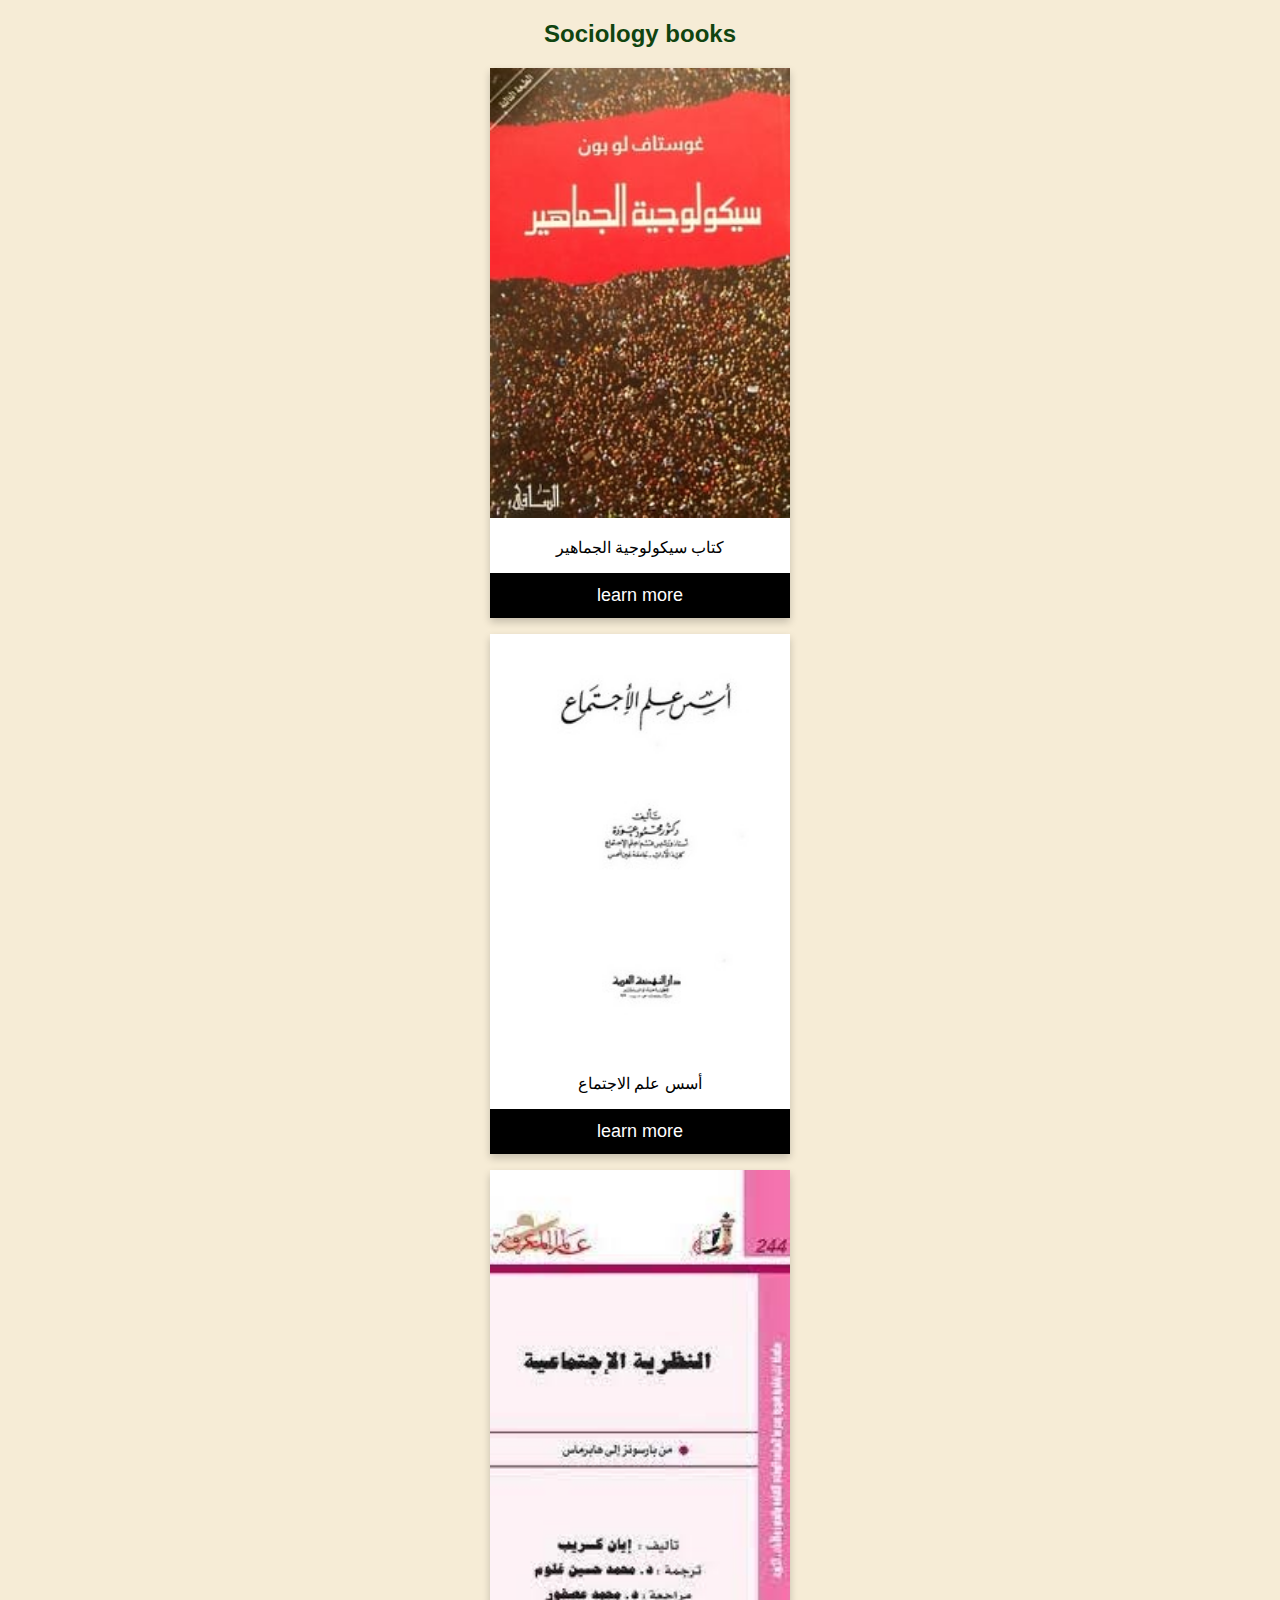
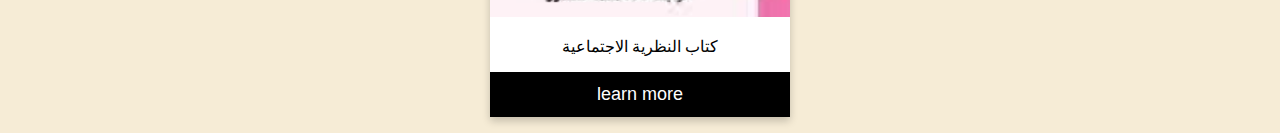
<file: Sociology.html>
<!DOCTYPE html>
<html>
    <head>
        <link rel="stylesheet" href="Sociology.css">
    </head>
    <body>
        <header>
            <div class="h2">
                <h2>Sociology books</h2>
            </div>
        </header>
            
       
                <div class="card">
                <img src="سيكولوجية.jpg" alt=" كتاب سيكولوجية الجماهير" style="width: 300px;">
               
                <p> كتاب سيكولوجية الجماهير</p>
                <a href="https://www.kotobati.com/%D9%83%D8%AA%D8%A7%D8%A8-%D8%B3%D9%8A%D9%83%D9%88%D9%84%D9%88%D8%AC%D9%8A%D8%A9-%D8%A7%D9%84%D8%AC%D9%85%D8%A7%D9%87%D9%8A%D8%B1-pdf">
                <p><button >learn more</button></p></a>
                </div>

                <div class="card">
                    <img src="اسس.jpg" alt="أسس علم الاجتماع" style="width: 300px;">
                   
                    <p>أسس علم الاجتماع</p>
                    <a href="https://ebook.univeyes.com/29006">
                    <p><button >learn more</button></p></a>
                    </div>
                
                    <div class="card">
                        <img src="النظرية.jpg" alt="كتاب النظرية الاجتماعية" style="width: 300px;">
                       
                        <p>كتاب النظرية الاجتماعية</p>
                        <a href="https://www.ebooksar.com/%D8%A7%D9%84%D9%86%D8%B8%D8%B1%D9%8A%D8%A9-%D8%A7%D9%84%D8%A7%D8%AC%D8%AA%D9%85%D8%A7%D8%B9%D9%8A%D8%A9-pdf">
                        <p><button >learn more</button></p></a>
                        </div>    
           
        </div>
    </body>
</html>
</file>
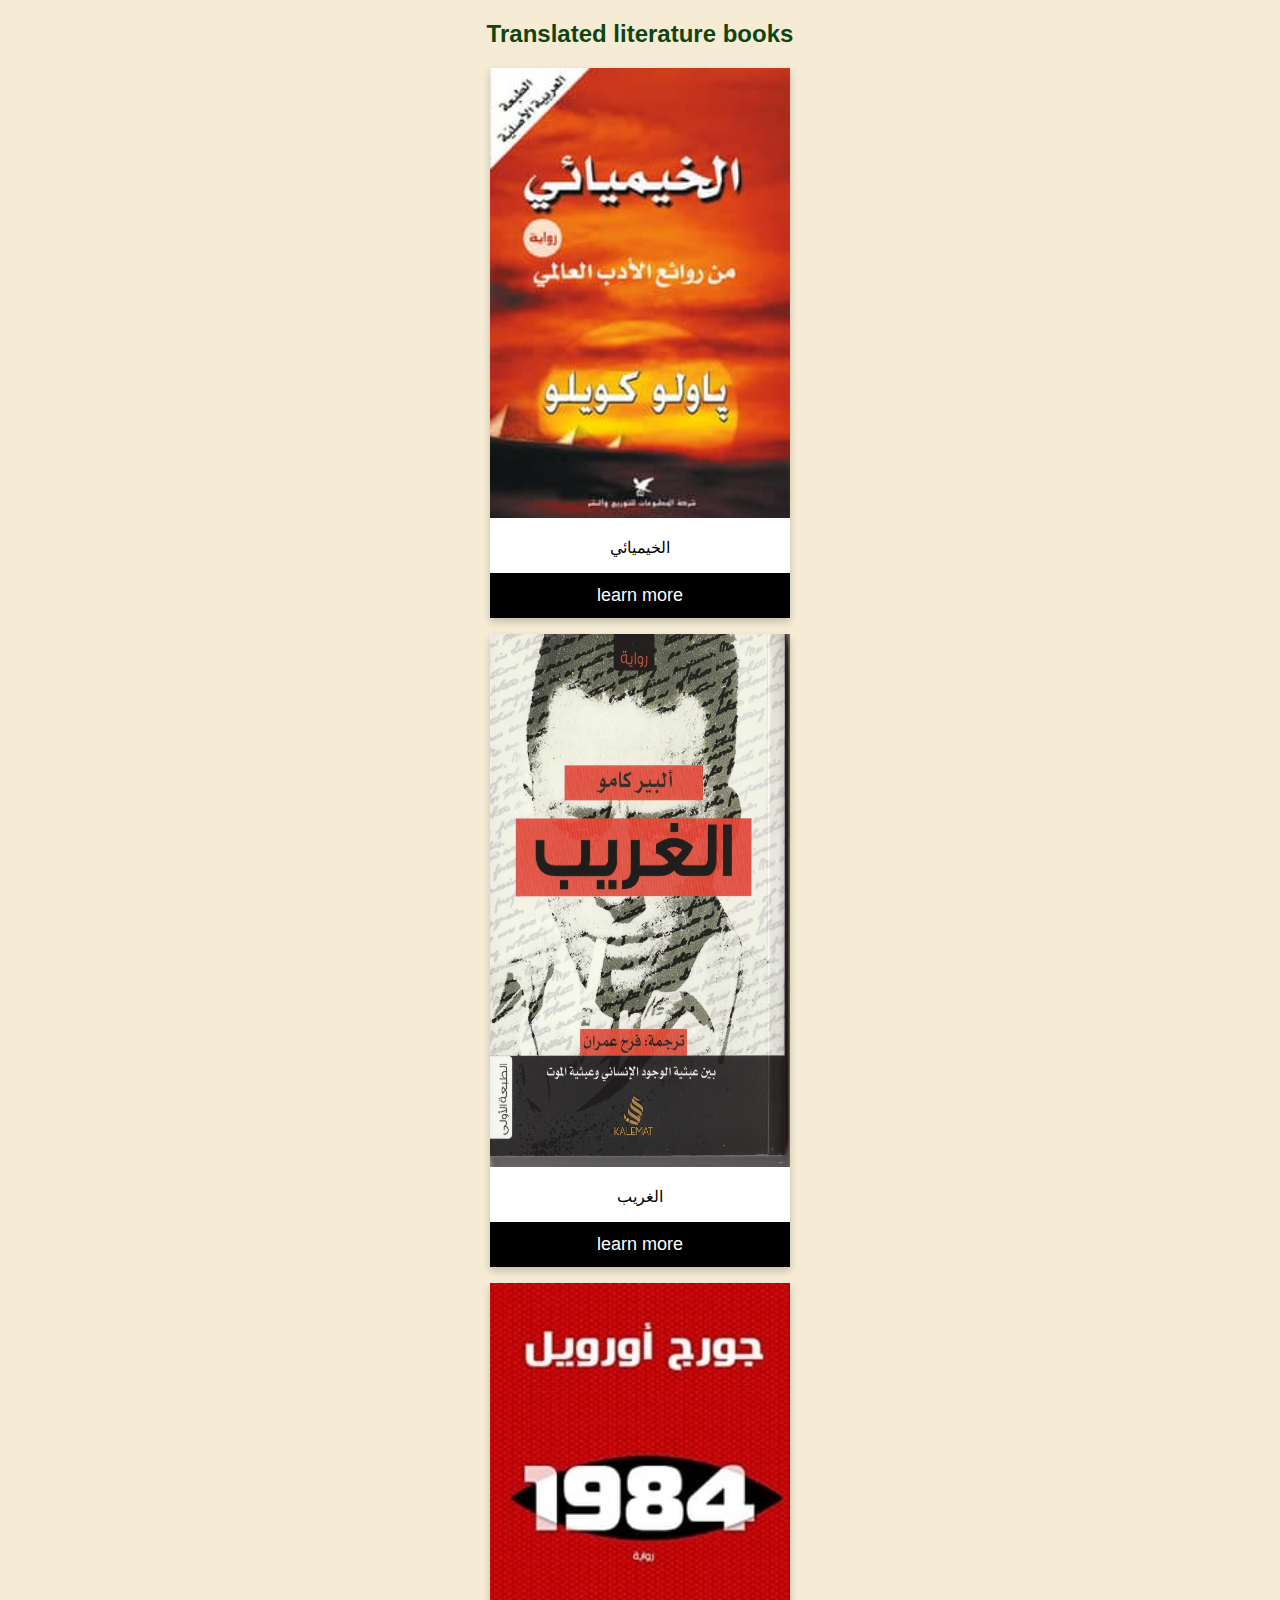
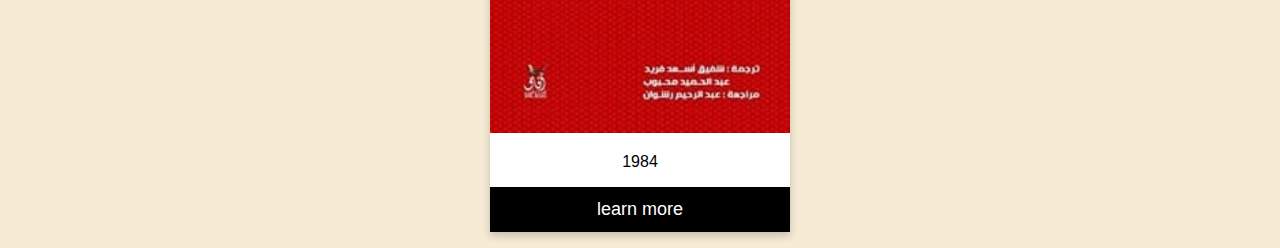
<file: Translated literature.html>
<!DOCTYPE html>
<html>
    <head>
        <link rel="stylesheet" href="Translated literature.css">
    </head>
    <body>
        <header>
            <div class="h2">
                <h2>Translated literature books</h2>
            </div>
        </header>
            
       
                <div class="card">
                <img src="الخيميائي.jpg" alt=" الخيميائي" style="width: 300px;">
               
                <p> الخيميائي</p>
                <a href="https://www.kotobati.com/%D8%B1%D9%88%D8%A7%D9%8A%D8%A9-%D8%A7%D9%84%D8%AE%D9%8A%D9%85%D9%8A%D8%A7%D8%A6%D9%8A-pdf">
                <p><button >learn more</button></p></a>
                </div>

                <div class="card">
                    <img src="الغريب.jpg" alt="الغريب" style="width: 300px;">
                   
                    <p>الغريب</p>
                    <a href="https://www.goodreads.com/ar/book/show/60616985">
                    <p><button >learn more</button></p></a>
                    </div>
                
                    <div class="card">
                        <img src="1984.jpg" alt="1984" style="width: 300px;">
                       
                        <p>1984</p>
                        <a href="https://www.kotobati.com/%D8%B1%D9%88%D8%A7%D9%8A%D8%A9-1984-pdf">
                        <p><button >learn more</button></p></a>
                        </div>    
           
        </div>
    </body>
</html>
</file>
<file: stylesheet.css>
body{
    background-color:rgb(230, 248, 250) ;
}
h1{
    font-family:Verdana, Geneva, Tahoma, sans-serif;
    color:rgb(6, 70, 86) ;
    font-style:normal;
    margin-left: 22px;
    text-align: left;
    font-size: 40px;
}

ul.menu {
    display:inline-block;
    list-style-type: none;
    margin: 0;
    padding: 20%;
}
ul.menu li{
    margin: 0 ;
    list-style-type: none;
}
ul.menu a{
    color: #fcffff;
    display:block;
    font-size: 25px;
    line-height: 50px;
    padding: 0 ;
    text-decoration: none;
    font-weight: bold;
    list-style-type: none;
}
ul.menu a:hover{
    background-color: #8bcac7;
}
ul.item {
    display: none;
    position: absolute;
    top: 50px;
}
ul.item li{
    width: 220px;
}
ul.menu li:hover ul.item {
    display:block;
  }
  
  ul.item a {
    background-color: #c1e0e0;
    color: rgb(43, 86, 96);
    display: block;
    font-size: 20px;
    line-height: 30px;
    padding: 0 10 5px;
    text-decoration: none;
  }
  
  ul.item a:hover {
    background-color: #cce8e8;
  }
  
  .flip-card {
    background-color: transparent;
    width: 300px;
    height: 300px;
    perspective: 1000px;
  }
  
  .flip-card-inner {
    position: relative;
    width: 100%;
    height: 100%;
    text-align: center;
    transition: transform 0.6s;
    transform-style: preserve-3d;
    box-shadow: 0 10px 17px 0 rgba(0,0,0,0.2);
  }
  
  .flip-card:hover .flip-card-inner {
    transform: rotateY(180deg);
  }
  
  .flip-card-front, .flip-card-back {
    position: absolute;
    width: 100%;
    height: 100%;
    -webkit-backface-visibility: hidden;
    backface-visibility: hidden;
  }
  
  .flip-card-front {
    background-color: #bbb;
    color: black;
  }
  
  .flip-card-back {
    background-color: #6b8e8f;
    color: rgb(131, 214, 214);
    transform: rotateY(180deg);
  }
  ul.about h5{
    font-style: normal;
    margin-right:15%;
    margin-top: 0%;
  }
  ul.about p{
    line-height: 140%;
    margin-right: 15%;
  }
</file>
<file: Arabic literature.css>
.card {
    box-shadow: 0 4px 8px 0 rgba(0, 0, 0, 0.2);
    max-width: 300px;
    margin: auto;
    text-align: center;
    font-family: arial;
    background-color: rgb(255, 255, 255);
  }
  
  .price {
    color: grey;
    font-size: 22px;
  }
  
  .card button {
    border: none;
    outline: 0;
    padding: 12px;
    color: white;
    background-color: #000;
    text-align: center;
    cursor: pointer;
    width: 100%;
    font-size: 18px;
  }
  
  .card button:hover {
    opacity: 0.7;
  }
  body{
    background-color: rgb(246, 236, 214);
  }
  h2{
    color: rgb(16, 68, 16);
    text-align: center;
    font-family: 'Trebuchet MS', 'Lucida Sans Unicode', 'Lucida Grande', 'Lucida Sans', Arial, sans-serif;
    font-weight:900;
  }
</file>
<file: business.css>
.card {
    box-shadow: 0 4px 8px 0 rgba(0, 0, 0, 0.2);
    max-width: 300px;
    margin: auto;
    text-align: center;
    font-family: arial;
    background-color: rgb(255, 255, 255);
  }
  
  .price {
    color: grey;
    font-size: 22px;
  }
  
  .card button {
    border: none;
    outline: 0;
    padding: 12px;
    color: white;
    background-color: #000;
    text-align: center;
    cursor: pointer;
    width: 100%;
    font-size: 18px;
  }
  
  .card button:hover {
    opacity: 0.7;
  }
  body{
    background-color: rgb(246, 236, 214);
  }
  h2{
    color: rgb(16, 68, 16);
    text-align: center;
    font-family: 'Trebuchet MS', 'Lucida Sans Unicode', 'Lucida Grande', 'Lucida Sans', Arial, sans-serif;
    font-weight:900;
  }
</file>
<file: Economy and money.css>
.card {
    box-shadow: 0 4px 8px 0 rgba(0, 0, 0, 0.2);
    max-width: 300px;
    margin: auto;
    text-align: center;
    font-family: arial;
    background-color: rgb(255, 255, 255);
  }
  
  .price {
    color: grey;
    font-size: 22px;
  }
  
  .card button {
    border: none;
    outline: 0;
    padding: 12px;
    color: white;
    background-color: #000;
    text-align: center;
    cursor: pointer;
    width: 100%;
    font-size: 18px;
  }
  
  .card button:hover {
    opacity: 0.7;
  }
  body{
    background-color: rgb(246, 236, 214);
  }
  h2{
    color: rgb(16, 68, 16);
    text-align: center;
    font-family: 'Trebuchet MS', 'Lucida Sans Unicode', 'Lucida Grande', 'Lucida Sans', Arial, sans-serif;
    font-weight:900;
  }
</file>
<file: Engineering books.css>
.card {
    box-shadow: 0 4px 8px 0 rgba(0, 0, 0, 0.2);
    max-width: 300px;
    margin: auto;
    text-align: center;
    font-family: arial;
    background-color: rgb(255, 255, 255);
  }
  
  .price {
    color: grey;
    font-size: 22px;
  }
  
  .card button {
    border: none;
    outline: 0;
    padding: 12px;
    color: white;
    background-color: #000;
    text-align: center;
    cursor: pointer;
    width: 100%;
    font-size: 18px;
  }
  
  .card button:hover {
    opacity: 0.7;
  }
  body{
    background-color: rgb(246, 236, 214);
  }
  h2{
    color: rgb(16, 68, 16);
    text-align: center;
    font-family: 'Trebuchet MS', 'Lucida Sans Unicode', 'Lucida Grande', 'Lucida Sans', Arial, sans-serif;
    font-weight:900;
  }
</file>
<file: health.css>
.card {
    box-shadow: 0 4px 8px 0 rgba(0, 0, 0, 0.2);
    max-width: 300px;
    margin: auto;
    text-align: center;
    font-family: arial;
    background-color: rgb(255, 255, 255);
  }
  
  .price {
    color: grey;
    font-size: 22px;
  }
  
  .card button {
    border: none;
    outline: 0;
    padding: 12px;
    color: white;
    background-color: #000;
    text-align: center;
    cursor: pointer;
    width: 100%;
    font-size: 18px;
  }
  
  .card button:hover {
    opacity: 0.7;
  }
  body{
    background-color: rgb(246, 236, 214);
  }
  h2{
    color: rgb(16, 68, 16);
    text-align: center;
    font-family: 'Trebuchet MS', 'Lucida Sans Unicode', 'Lucida Grande', 'Lucida Sans', Arial, sans-serif;
    font-weight:900;
  }
</file>
<file: history.css>
.card {
    box-shadow: 0 4px 8px 0 rgba(0, 0, 0, 0.2);
    max-width: 300px;
    margin: auto;
    text-align: center;
    font-family: arial;
    background-color: rgb(255, 255, 255);
  }
  
  .price {
    color: grey;
    font-size: 22px;
  }
  
  .card button {
    border: none;
    outline: 0;
    padding: 12px;
    color: white;
    background-color: #000;
    text-align: center;
    cursor: pointer;
    width: 100%;
    font-size: 18px;
  }
  
  .card button:hover {
    opacity: 0.7;
  }
  body{
    background-color: rgb(246, 236, 214);
  }
  h2{
    color: rgb(16, 68, 16);
    text-align: center;
    font-family: 'Trebuchet MS', 'Lucida Sans Unicode', 'Lucida Grande', 'Lucida Sans', Arial, sans-serif;
    font-weight:900;
  }
</file>
<file: it & design.css>
.card {
    box-shadow: 0 4px 8px 0 rgba(0, 0, 0, 0.2);
    max-width: 300px;
    margin: auto;
    text-align: center;
    font-family: arial;
    background-color: rgb(255, 255, 255);
  }
  
  .price {
    color: grey;
    font-size: 22px;
  }
  
  .card button {
    border: none;
    outline: 0;
    padding: 12px;
    color: white;
    background-color: #000;
    text-align: center;
    cursor: pointer;
    width: 100%;
    font-size: 18px;
  }
  
  .card button:hover {
    opacity: 0.7;
  }
  body{
    background-color: rgb(246, 236, 214);
  }
  h2{
    color: rgb(16, 68, 16);
    text-align: center;
    font-family: 'Trebuchet MS', 'Lucida Sans Unicode', 'Lucida Grande', 'Lucida Sans', Arial, sans-serif;
    font-weight:900;
  }
</file>
<file: languages.css>
.card {
    box-shadow: 0 4px 8px 0 rgba(0, 0, 0, 0.2);
    max-width: 300px;
    margin: auto;
    text-align: center;
    font-family: arial;
    background-color: rgb(255, 255, 255);
  }
  
  .price {
    color: grey;
    font-size: 22px;
  }
  
  .card button {
    border: none;
    outline: 0;
    padding: 12px;
    color: white;
    background-color: #000;
    text-align: center;
    cursor: pointer;
    width: 100%;
    font-size: 18px;
  }
  
  .card button:hover {
    opacity: 0.7;
  }
  body{
    background-color: rgb(246, 236, 214);
  }
  h2{
    color: rgb(16, 68, 16);
    text-align: center;
    font-family: 'Trebuchet MS', 'Lucida Sans Unicode', 'Lucida Grande', 'Lucida Sans', Arial, sans-serif;
    font-weight:900;
  }
</file>
<file: maths.css>
.card {
    box-shadow: 0 4px 8px 0 rgba(0, 0, 0, 0.2);
    max-width: 300px;
    margin: auto;
    text-align: center;
    font-family: arial;
    background-color: rgb(255, 255, 255);
  }
  
  .price {
    color: grey;
    font-size: 22px;
  }
  
  .card button {
    border: none;
    outline: 0;
    padding: 12px;
    color: white;
    background-color: #000;
    text-align: center;
    cursor: pointer;
    width: 100%;
    font-size: 18px;
  }
  
  .card button:hover {
    opacity: 0.7;
  }
  body{
    background-color: rgb(246, 236, 214);
  }
  h2{
    color: rgb(16, 68, 16);
    text-align: center;
    font-family: 'Trebuchet MS', 'Lucida Sans Unicode', 'Lucida Grande', 'Lucida Sans', Arial, sans-serif;
    font-weight:900;
  }
</file>
<file: personal development.css>
.card {
    box-shadow: 0 4px 8px 0 rgba(0, 0, 0, 0.2);
    max-width: 300px;
    margin: auto;
    text-align: center;
    font-family: arial;
    background-color: rgb(255, 255, 255);
  }
  
  .price {
    color: grey;
    font-size: 22px;
  }
  
  .card button {
    border: none;
    outline: 0;
    padding: 12px;
    color: white;
    background-color: #000;
    text-align: center;
    cursor: pointer;
    width: 100%;
    font-size: 18px;
  }
  
  .card button:hover {
    opacity: 0.7;
  }
  body{
    background-color: rgb(246, 236, 214);
  }
  h2{
    color: rgb(16, 68, 16);
    text-align: center;
    font-family: 'Trebuchet MS', 'Lucida Sans Unicode', 'Lucida Grande', 'Lucida Sans', Arial, sans-serif;
    font-weight:900;
  }
</file>
<file: Political books.css>
.card {
    box-shadow: 0 4px 8px 0 rgba(0, 0, 0, 0.2);
    max-width: 300px;
    margin: auto;
    text-align: center;
    font-family: arial;
    background-color: rgb(255, 255, 255);
  }
  
  .price {
    color: grey;
    font-size: 22px;
  }
  
  .card button {
    border: none;
    outline: 0;
    padding: 12px;
    color: white;
    background-color: #000;
    text-align: center;
    cursor: pointer;
    width: 100%;
    font-size: 18px;
  }
  
  .card button:hover {
    opacity: 0.7;
  }
  body{
    background-color: rgb(246, 236, 214);
  }
  h2{
    color: rgb(16, 68, 16);
    text-align: center;
    font-family: 'Trebuchet MS', 'Lucida Sans Unicode', 'Lucida Grande', 'Lucida Sans', Arial, sans-serif;
    font-weight:900;
  }
</file>
<file: Scientific books.css>
.card {
    box-shadow: 0 4px 8px 0 rgba(0, 0, 0, 0.2);
    max-width: 300px;
    margin: auto;
    text-align: center;
    font-family: arial;
    background-color: rgb(255, 255, 255);
  }
  
  .price {
    color: grey;
    font-size: 22px;
  }
  
  .card button {
    border: none;
    outline: 0;
    padding: 12px;
    color: white;
    background-color: #000;
    text-align: center;
    cursor: pointer;
    width: 100%;
    font-size: 18px;
  }
  
  .card button:hover {
    opacity: 0.7;
  }
  body{
    background-color: rgb(246, 236, 214);
  }
  h2{
    color: rgb(16, 68, 16);
    text-align: center;
    font-family: 'Trebuchet MS', 'Lucida Sans Unicode', 'Lucida Grande', 'Lucida Sans', Arial, sans-serif;
    font-weight:900;
  }
</file>
<file: Sociology.css>
.card {
    box-shadow: 0 4px 8px 0 rgba(0, 0, 0, 0.2);
    max-width: 300px;
    margin: auto;
    text-align: center;
    font-family: arial;
    background-color: rgb(255, 255, 255);
  }
  
  .price {
    color: grey;
    font-size: 22px;
  }
  
  .card button {
    border: none;
    outline: 0;
    padding: 12px;
    color: white;
    background-color: #000;
    text-align: center;
    cursor: pointer;
    width: 100%;
    font-size: 18px;
  }
  
  .card button:hover {
    opacity: 0.7;
  }
  body{
    background-color: rgb(246, 236, 214);
  }
  h2{
    color: rgb(16, 68, 16);
    text-align: center;
    font-family: 'Trebuchet MS', 'Lucida Sans Unicode', 'Lucida Grande', 'Lucida Sans', Arial, sans-serif;
    font-weight:900;
  }
</file>
<file: Translated literature.css>
.card {
    box-shadow: 0 4px 8px 0 rgba(0, 0, 0, 0.2);
    max-width: 300px;
    margin: auto;
    text-align: center;
    font-family: arial;
    background-color: rgb(255, 255, 255);
  }
  
  .price {
    color: grey;
    font-size: 22px;
  }
  
  .card button {
    border: none;
    outline: 0;
    padding: 12px;
    color: white;
    background-color: #000;
    text-align: center;
    cursor: pointer;
    width: 100%;
    font-size: 18px;
  }
  
  .card button:hover {
    opacity: 0.7;
  }
  body{
    background-color: rgb(246, 236, 214);
  }
  h2{
    color: rgb(16, 68, 16);
    text-align: center;
    font-family: 'Trebuchet MS', 'Lucida Sans Unicode', 'Lucida Grande', 'Lucida Sans', Arial, sans-serif;
    font-weight:900;
  }
</file>
